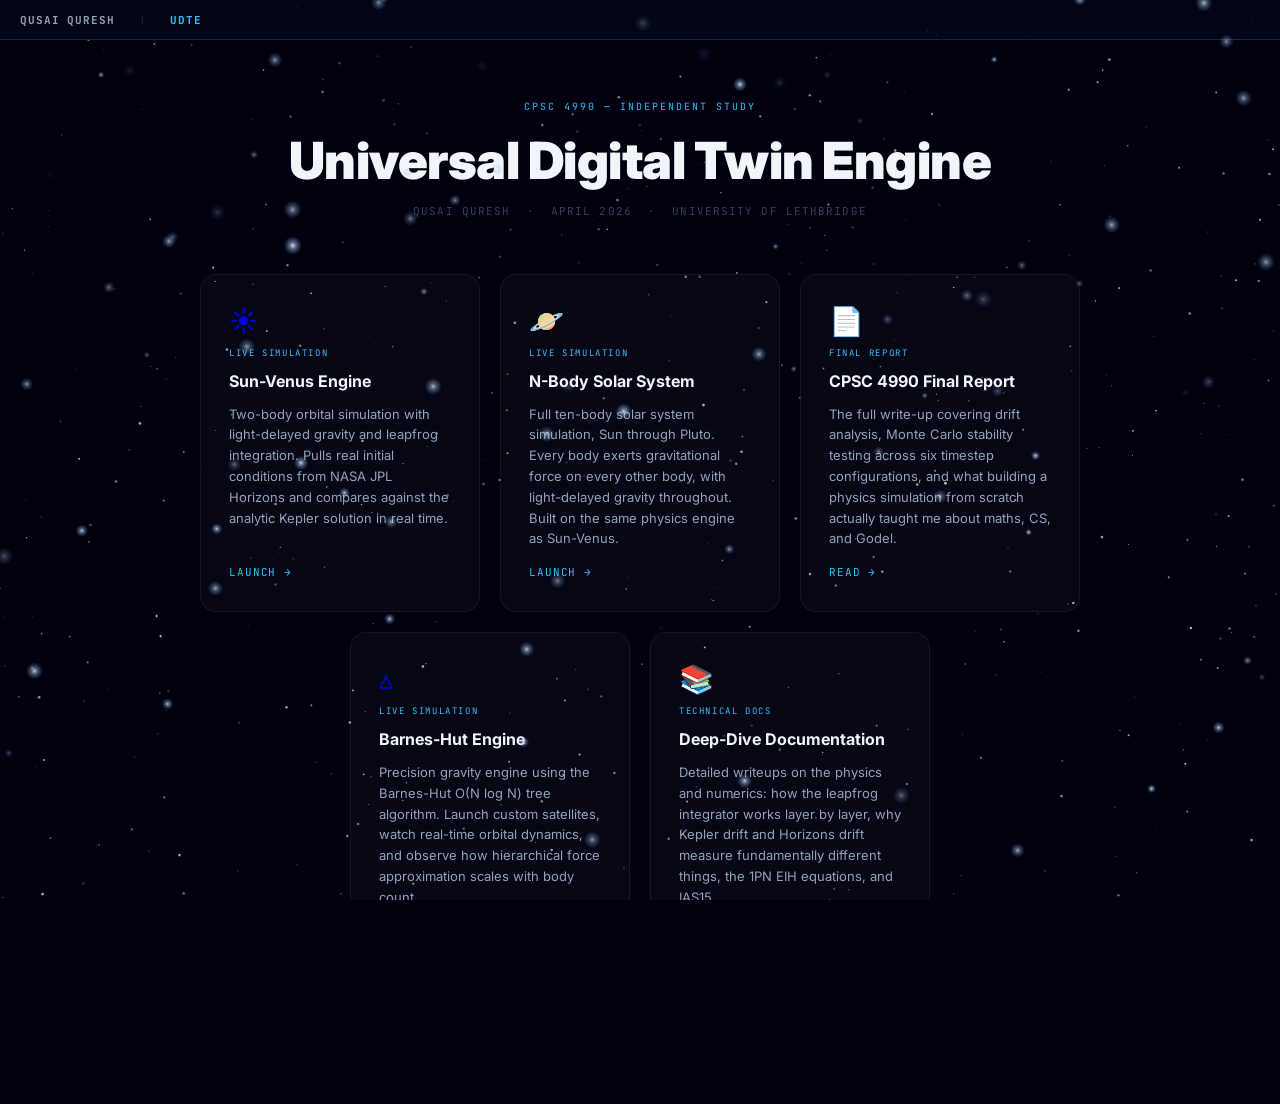
<file: index.html>
<!DOCTYPE html>
<html lang="en">
<head>
  <meta charset="UTF-8">
  <meta name="viewport" content="width=device-width, initial-scale=1.0">
  <title>UDTE — Universal Digital Twin Engine</title>
  <link rel="icon" href="data:image/svg+xml,<svg xmlns='http://www.w3.org/2000/svg' viewBox='0 0 32 32'><circle cx='16' cy='16' r='4' fill='%23fde047'/><ellipse cx='16' cy='16' rx='13' ry='5' fill='none' stroke='%2338bdf8' stroke-width='1.5' transform='rotate(-15 16 16)'/><circle cx='26' cy='12' r='2.5' fill='%2338bdf8'/></svg>">
  <style>
    @import url('https://fonts.googleapis.com/css2?family=Inter:wght@400;500;600;700;900&family=JetBrains+Mono:wght@400;700&display=swap');

    *, ::before, ::after { box-sizing: border-box; margin: 0; padding: 0; }

    :root {
      --bg: #00000f; --fg: #94a3b8; --heading: #f1f5f9;
      --card-bg: rgba(255,255,255,0.025); --card-border: rgba(255,255,255,0.06);
      --card-hover-border: #1e3a5f; --card-hover-bg: rgba(255,255,255,0.04);
      --subtitle: #334155; --footer: #1e293b; --accent: #38bdf8;
    }
    [data-theme="light"] {
      --bg: #f8fafc; --fg: #475569; --heading: #0f172a;
      --card-bg: #ffffff; --card-border: #e2e8f0;
      --card-hover-border: #38bdf8; --card-hover-bg: #f0f9ff;
      --subtitle: #94a3b8; --footer: #cbd5e1; --accent: #0284c7;
    }
    [data-theme="light"] #stars { opacity: 0.04; }

    html, body {
      width: 100%; height: 100%;
      background: var(--bg);
      color: var(--fg);
      font-family: 'Inter', sans-serif;
      overflow-x: hidden;
      transition: background .2s, color .2s;
    }

    /* ── star field ── */
    #stars { position: fixed; inset: 0; pointer-events: none; z-index: 0; transition: opacity .2s; }

    /* ── content ── */
    .page {
      position: relative; z-index: 1;
      min-height: 100vh;
      display: flex; flex-direction: column;
      align-items: center; justify-content: center;
      padding: 60px 24px 80px;
      text-align: center;
    }

    .label {
      font-family: 'JetBrains Mono', monospace;
      font-size: 10px;
      letter-spacing: .2em;
      color: var(--accent);
      text-transform: uppercase;
      margin-bottom: 18px;
    }

    h1 {
      font-size: clamp(2rem, 5vw, 3.2rem);
      font-weight: 900;
      color: var(--heading);
      line-height: 1.15;
      margin-bottom: 14px;
      letter-spacing: -.01em;
    }

    .subtitle {
      font-family: 'JetBrains Mono', monospace;
      font-size: 11px;
      color: var(--subtitle);
      letter-spacing: .1em;
      margin-bottom: 56px;
    }

    /* ── cards ── */
    .cards {
      display: flex;
      gap: 20px;
      flex-wrap: wrap;
      justify-content: center;
      max-width: 960px;
      width: 100%;
    }

    .card {
      background: var(--card-bg);
      border: 1px solid var(--card-border);
      border-radius: 16px;
      padding: 32px 28px;
      width: 280px;
      text-align: left;
      transition: border-color .2s, background .2s;
      text-decoration: none;
      display: flex; flex-direction: column; gap: 12px;
    }
    .card:hover {
      border-color: var(--card-hover-border);
      background: var(--card-hover-bg);
    }

    .card-icon {
      font-size: 28px;
      line-height: 1;
    }

    .card-tag {
      font-family: 'JetBrains Mono', monospace;
      font-size: 9px;
      letter-spacing: .18em;
      color: var(--accent);
      text-transform: uppercase;
    }

    .card h2 {
      font-size: 1rem;
      font-weight: 700;
      color: var(--heading);
      line-height: 1.3;
    }

    .card p {
      font-size: 13px;
      color: var(--fg);
      line-height: 1.6;
      flex-grow: 1;
    }

    .card-link {
      font-family: 'JetBrains Mono', monospace;
      font-size: 11px;
      color: var(--accent);
      letter-spacing: .08em;
      margin-top: 4px;
    }

    /* ── footer ── */
    footer {
      position: relative; z-index: 1;
      text-align: center;
      padding: 0 0 40px;
      font-family: 'JetBrains Mono', monospace;
      font-size: 10px;
      color: var(--footer);
      letter-spacing: .08em;
    }

    @media (max-width: 600px) {
      .page { padding: 40px 16px 60px; }
      .card { width: 100%; }
      .subtitle { letter-spacing: .04em; font-size: 10px; }
    }
  </style>
</head>
<body data-page="udte-landing">

<nav style="position:fixed;top:0;left:0;right:0;z-index:9999;background:rgba(2,6,23,0.9);border-bottom:1px solid #0f2744;padding:0 20px;height:40px;display:flex;align-items:center;gap:24px;font-family:'JetBrains Mono',monospace;font-size:11px;letter-spacing:.08em;">
  <a href="https://quequsai.github.io/" style="color:#94a3b8;text-decoration:none;font-weight:700;">QUSAI QURESH</a>
  <span style="color:#0f2744;">|</span>
  <a href="./" style="color:#38bdf8;text-decoration:none;font-weight:700;">UDTE</a>
</nav>

<canvas id="stars"></canvas>

<div class="page" style="padding-top:100px;">
  <div class="label">CPSC 4990 — Independent Study</div>
  <h1>Universal Digital Twin Engine</h1>
  <div class="subtitle">QUSAI QURESH &nbsp;·&nbsp; APRIL 2026 &nbsp;·&nbsp; UNIVERSITY OF LETHBRIDGE</div>

  <div class="cards">

    <a class="card" href="sun-venus/">
      <div class="card-icon">☀</div>
      <div class="card-tag">Live Simulation</div>
      <h2>Sun-Venus Engine</h2>
      <p>Two-body orbital simulation with light-delayed gravity and leapfrog integration. Pulls real initial conditions from NASA JPL Horizons and compares against the analytic Kepler solution in real time.</p>
      <div class="card-link">LAUNCH &rarr;</div>
    </a>

    <a class="card" href="n-body/">
      <div class="card-icon">🪐</div>
      <div class="card-tag">Live Simulation</div>
      <h2>N-Body Solar System</h2>
      <p>Full ten-body solar system simulation, Sun through Pluto. Every body exerts gravitational force on every other body, with light-delayed gravity throughout. Built on the same physics engine as Sun-Venus.</p>
      <div class="card-link">LAUNCH &rarr;</div>
    </a>

    <a class="card" href="report/">
      <div class="card-icon">&#128196;</div>
      <div class="card-tag">Final Report</div>
      <h2>CPSC 4990 Final Report</h2>
      <p>The full write-up covering drift analysis, Monte Carlo stability testing across six timestep configurations, and what building a physics simulation from scratch actually taught me about maths, CS, and Godel.</p>
      <div class="card-link">READ &rarr;</div>
    </a>

    <a class="card" href="barnes-hut/">
      <div class="card-icon">&#9653;</div>
      <div class="card-tag">Live Simulation</div>
      <h2>Barnes-Hut Engine</h2>
      <p>Precision gravity engine using the Barnes-Hut O(N log N) tree algorithm. Launch custom satellites, watch real-time orbital dynamics, and observe how hierarchical force approximation scales with body count.</p>
      <div class="card-link">LAUNCH &rarr;</div>
    </a>

    <a class="card" href="docs/">
      <div class="card-icon">&#128218;</div>
      <div class="card-tag">Technical Docs</div>
      <h2>Deep-Dive Documentation</h2>
      <p>Detailed writeups on the physics and numerics: how the leapfrog integrator works layer by layer, why Kepler drift and Horizons drift measure fundamentally different things, the 1PN EIH equations, and IAS15.</p>
      <div class="card-link">READ &rarr;</div>
    </a>

  </div>
</div>

<footer>UDTE &nbsp;·&nbsp; UNIVERSAL DIGITAL TWIN ENGINE &nbsp;·&nbsp; QUSAI QURESH 2026</footer>

<script>
  // deterministic star field matching the simulation aesthetic
  const canvas = document.getElementById('stars');
  const ctx = canvas.getContext('2d');

  function resize() {
    canvas.width = window.innerWidth;
    canvas.height = window.innerHeight;
    drawStars();
  }

  function drawStars() {
    ctx.clearRect(0, 0, canvas.width, canvas.height);
    const rng = (seed) => {
      let s = seed;
      return () => { s = (s * 1664525 + 1013904223) & 0xffffffff; return (s >>> 0) / 0xffffffff; };
    };
    const rand = rng(42);
    for (let i = 0; i < 500; i++) {
      const x = rand() * canvas.width;
      const y = rand() * canvas.height;
      const r = rand() * 1.2 + 0.2;
      const a = rand() * 0.6 + 0.1;
      ctx.beginPath();
      ctx.arc(x, y, r, 0, Math.PI * 2);
      ctx.fillStyle = `rgba(255,255,255,${a})`;
      ctx.fill();
    }
  }

  window.addEventListener('resize', resize);
  resize();
</script>
<script>
  document.documentElement.setAttribute('data-theme', 'dark');
</script>
<script src="transitions.js"></script>
</body>
</html>
</file>
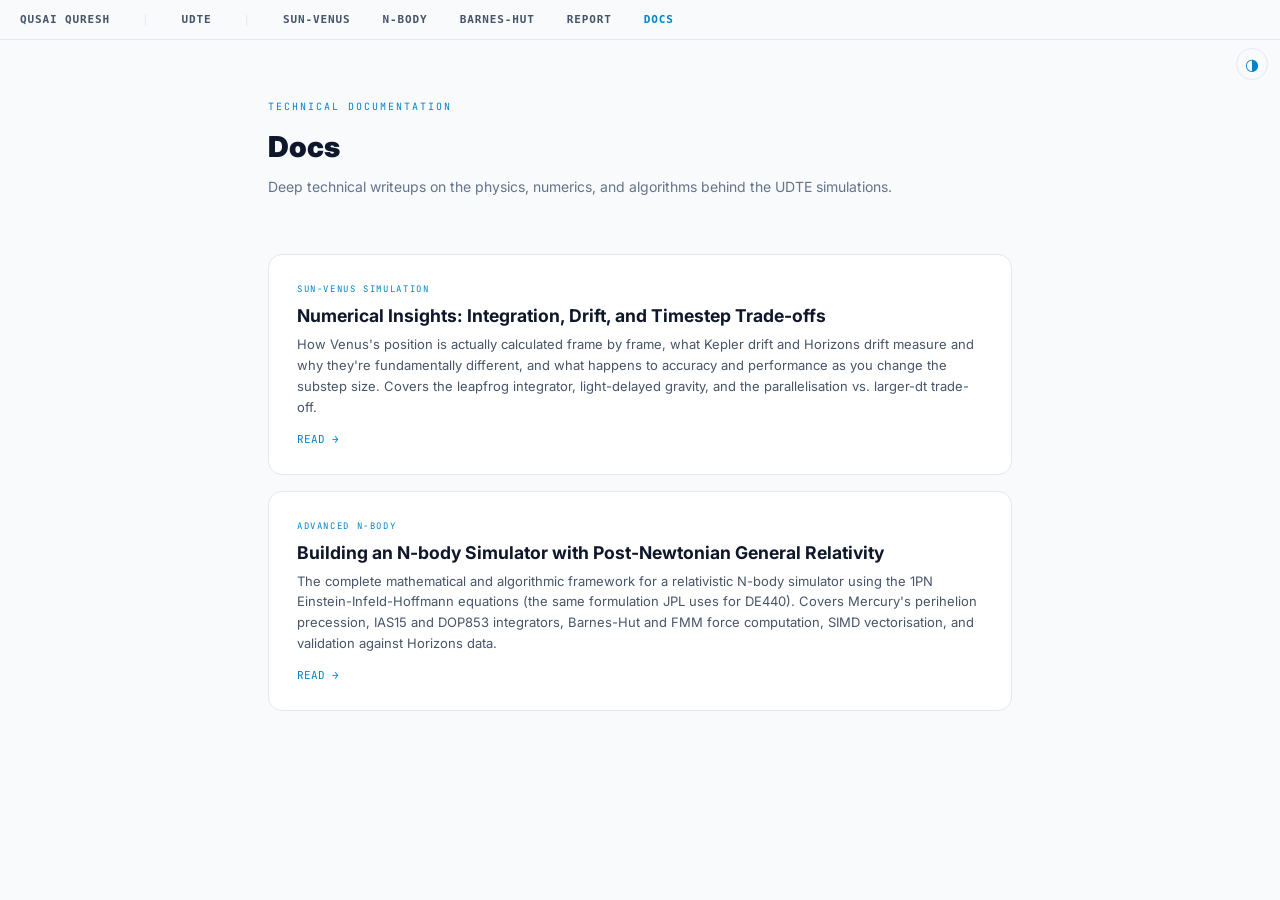
<file: docs/index.html>
<!DOCTYPE html>
<html lang="en">
<head>
  <meta charset="UTF-8">
  <meta name="viewport" content="width=device-width, initial-scale=1.0">
  <title>UDTE — Technical Docs</title>
  <link rel="icon" href="data:image/svg+xml,<svg xmlns='http://www.w3.org/2000/svg' viewBox='0 0 32 32'><path d='M16 7 L16 26' stroke='%2338bdf8' stroke-width='1.5'/><path d='M4 9 Q10 7 16 9 L16 26 Q10 28 4 26 Z' fill='none' stroke='%2338bdf8' stroke-width='1.5'/><path d='M28 9 Q22 7 16 9 L16 26 Q22 28 28 26 Z' fill='none' stroke='%2394a3b8' stroke-width='1.5'/></svg>">
  <style>
    @import url('https://fonts.googleapis.com/css2?family=Inter:wght@400;600;700;900&family=JetBrains+Mono:wght@400;700&display=swap');
    *, ::before, ::after { box-sizing: border-box; margin: 0; padding: 0; }
    :root { --bg:#00000f;--fg:#94a3b8;--heading:#f1f5f9;--sub:#475569;--card-bg:rgba(255,255,255,0.025);--card-border:rgba(255,255,255,0.06);--card-hover-border:#1e3a5f;--card-hover-bg:rgba(255,255,255,0.04);--nav-bg:rgba(2,6,23,0.97);--nav-border:#0f2744;--sep:#0f2744;--accent:#38bdf8; }
    [data-theme="light"] { --bg:#f8fafc;--fg:#475569;--heading:#0f172a;--sub:#64748b;--card-bg:#ffffff;--card-border:#e2e8f0;--card-hover-border:#38bdf8;--card-hover-bg:#f0f9ff;--nav-bg:rgba(248,250,252,0.97);--nav-border:#e2e8f0;--sep:#e2e8f0;--accent:#0284c7; }
    html, body { width: 100%; min-height: 100%; background: var(--bg); color: var(--fg); font-family: 'Inter', sans-serif; transition: background .2s, color .2s; }
    nav { position:fixed;top:0;left:0;right:0;z-index:9999;background:var(--nav-bg);border-bottom:1px solid var(--nav-border);padding:0 20px;height:40px;display:flex;align-items:center;gap:32px;font-family:ui-monospace,monospace;font-size:11px;letter-spacing:.08em;overflow-x:auto; }
    nav > * { flex-shrink: 0; }
    @media (max-width: 640px) { nav { gap: 16px; padding: 0 12px; } .page { padding: 60px 16px 60px; } }
    nav a { text-decoration:none; font-weight:700; color:var(--fg); }
    nav a.active { color:var(--accent); }
    nav .sep { color:var(--sep); }
    .page { max-width: 800px; margin: 0 auto; padding: 100px 28px 80px; }
    .label { font-family: 'JetBrains Mono', monospace; font-size: 10px; letter-spacing: .2em; color: var(--accent); text-transform: uppercase; margin-bottom: 16px; }
    h1 { font-size: 1.8rem; font-weight: 900; color: var(--heading); margin-bottom: 12px; }
    .sub { font-size: 14px; color: var(--sub); margin-bottom: 56px; line-height: 1.6; }
    .cards { display: flex; flex-direction: column; gap: 16px; }
    .card { background: var(--card-bg); border: 1px solid var(--card-border); border-radius: 14px; padding: 28px; text-decoration: none; display: block; transition: border-color .2s, background .2s; }
    .card:hover { border-color: var(--card-hover-border); background: var(--card-hover-bg); }
    .card-tag { font-family: 'JetBrains Mono', monospace; font-size: 9px; letter-spacing: .18em; color: var(--accent); text-transform: uppercase; margin-bottom: 10px; }
    .card h2 { font-size: 1.1rem; font-weight: 700; color: var(--heading); margin-bottom: 8px; }
    .card p { font-size: 13px; color: var(--fg); line-height: 1.6; }
    .card-link { font-family: 'JetBrains Mono', monospace; font-size: 11px; color: var(--accent); margin-top: 14px; }
    #theme-btn { position:fixed;top:48px;right:12px;z-index:9998;width:32px;height:32px;border-radius:50%;border:1px solid rgba(255,255,255,0.1);background:rgba(2,6,23,0.8);color:#38bdf8;font-size:16px;cursor:pointer;display:flex;align-items:center;justify-content:center;backdrop-filter:blur(8px);transition:background .2s,color .2s; }
  </style>
</head>
<body data-page="doc">
<nav>
  <a href="https://quequsai.github.io/">QUSAI QURESH</a>
  <span class="sep">|</span>
  <a href="../">UDTE</a>
  <span class="sep">|</span>
  <a href="../sun-venus/">SUN-VENUS</a>
  <a href="../n-body/">N-BODY</a>
  <a href="../barnes-hut/">BARNES-HUT</a>
  <a href="../report/">REPORT</a>
  <a href="../docs/" class="active">DOCS</a>
</nav>
<div class="page">
  <div class="label">Technical Documentation</div>
  <h1>Docs</h1>
  <p class="sub">Deep technical writeups on the physics, numerics, and algorithms behind the UDTE simulations.</p>
  <div class="cards">
    <a class="card" href="numerical-insights/">
      <div class="card-tag">Sun-Venus Simulation</div>
      <h2>Numerical Insights: Integration, Drift, and Timestep Trade-offs</h2>
      <p>How Venus's position is actually calculated frame by frame, what Kepler drift and Horizons drift measure and why they're fundamentally different, and what happens to accuracy and performance as you change the substep size. Covers the leapfrog integrator, light-delayed gravity, and the parallelisation vs. larger-dt trade-off.</p>
      <div class="card-link">READ &rarr;</div>
    </a>
    <a class="card" href="kinematics/">
      <div class="card-tag">Advanced N-body</div>
      <h2>Building an N-body Simulator with Post-Newtonian General Relativity</h2>
      <p>The complete mathematical and algorithmic framework for a relativistic N-body simulator using the 1PN Einstein-Infeld-Hoffmann equations (the same formulation JPL uses for DE440). Covers Mercury's perihelion precession, IAS15 and DOP853 integrators, Barnes-Hut and FMM force computation, SIMD vectorisation, and validation against Horizons data.</p>
      <div class="card-link">READ &rarr;</div>
    </a>
  </div>
</div>
</body>
<button id="theme-btn" title="Toggle light/dark">◐</button>
<script>
  (function(){
    const root = document.documentElement;
    const btn = document.getElementById('theme-btn');
    const saved = localStorage.getItem('theme-udte');
    const systemLight = window.matchMedia('(prefers-color-scheme: light)').matches;
    const apply = (light) => {
      root.setAttribute('data-theme', light ? 'light' : 'dark');
      btn.textContent = light ? '◑' : '◐';
      btn.style.background = light ? 'rgba(248,250,252,0.9)' : 'rgba(2,6,23,0.8)';
      btn.style.color = light ? '#0284c7' : '#38bdf8';
      btn.style.borderColor = light ? '#e2e8f0' : 'rgba(255,255,255,0.1)';
      localStorage.setItem('theme-udte', light ? 'light' : 'dark');
    };
    apply(saved ? saved === 'light' : systemLight);
    btn.addEventListener('click', () => apply(root.getAttribute('data-theme') !== 'light'));
  })();
</script>
<script src="../transitions.js"></script>
</html>
</file>
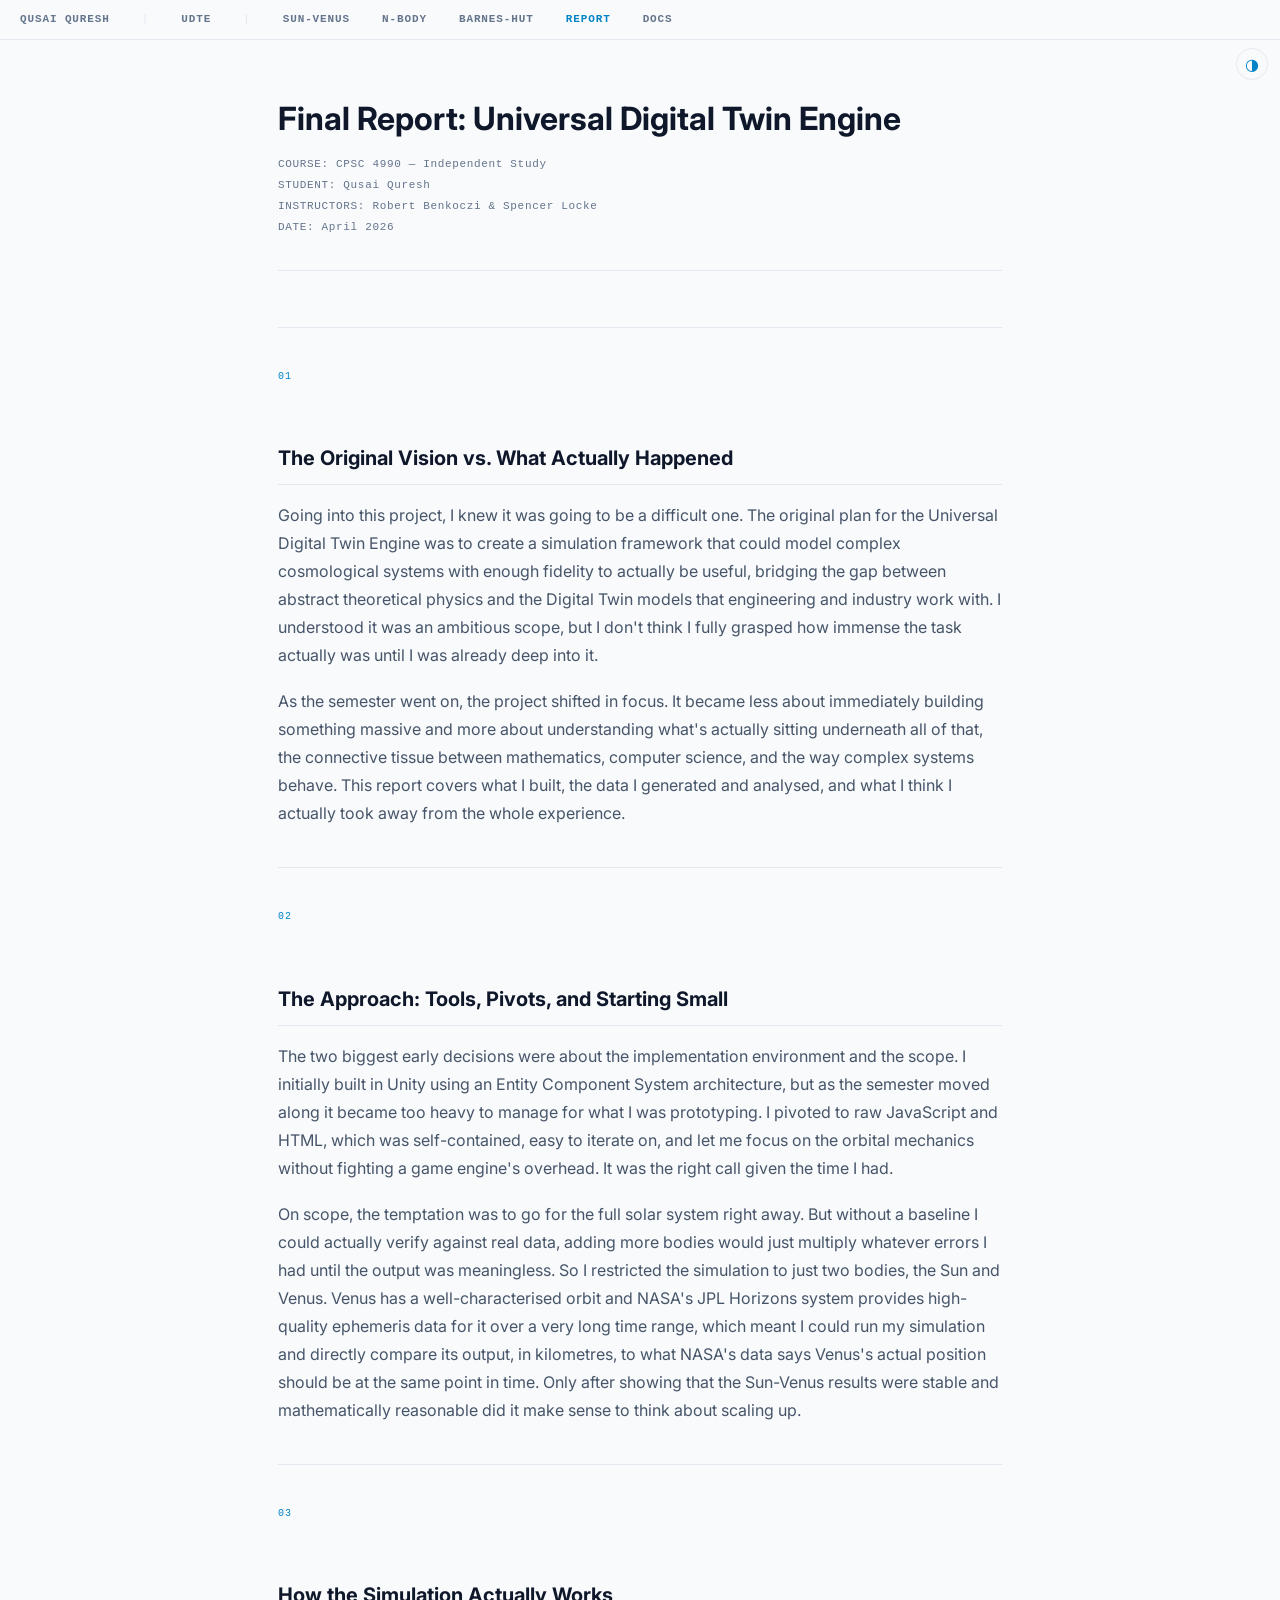
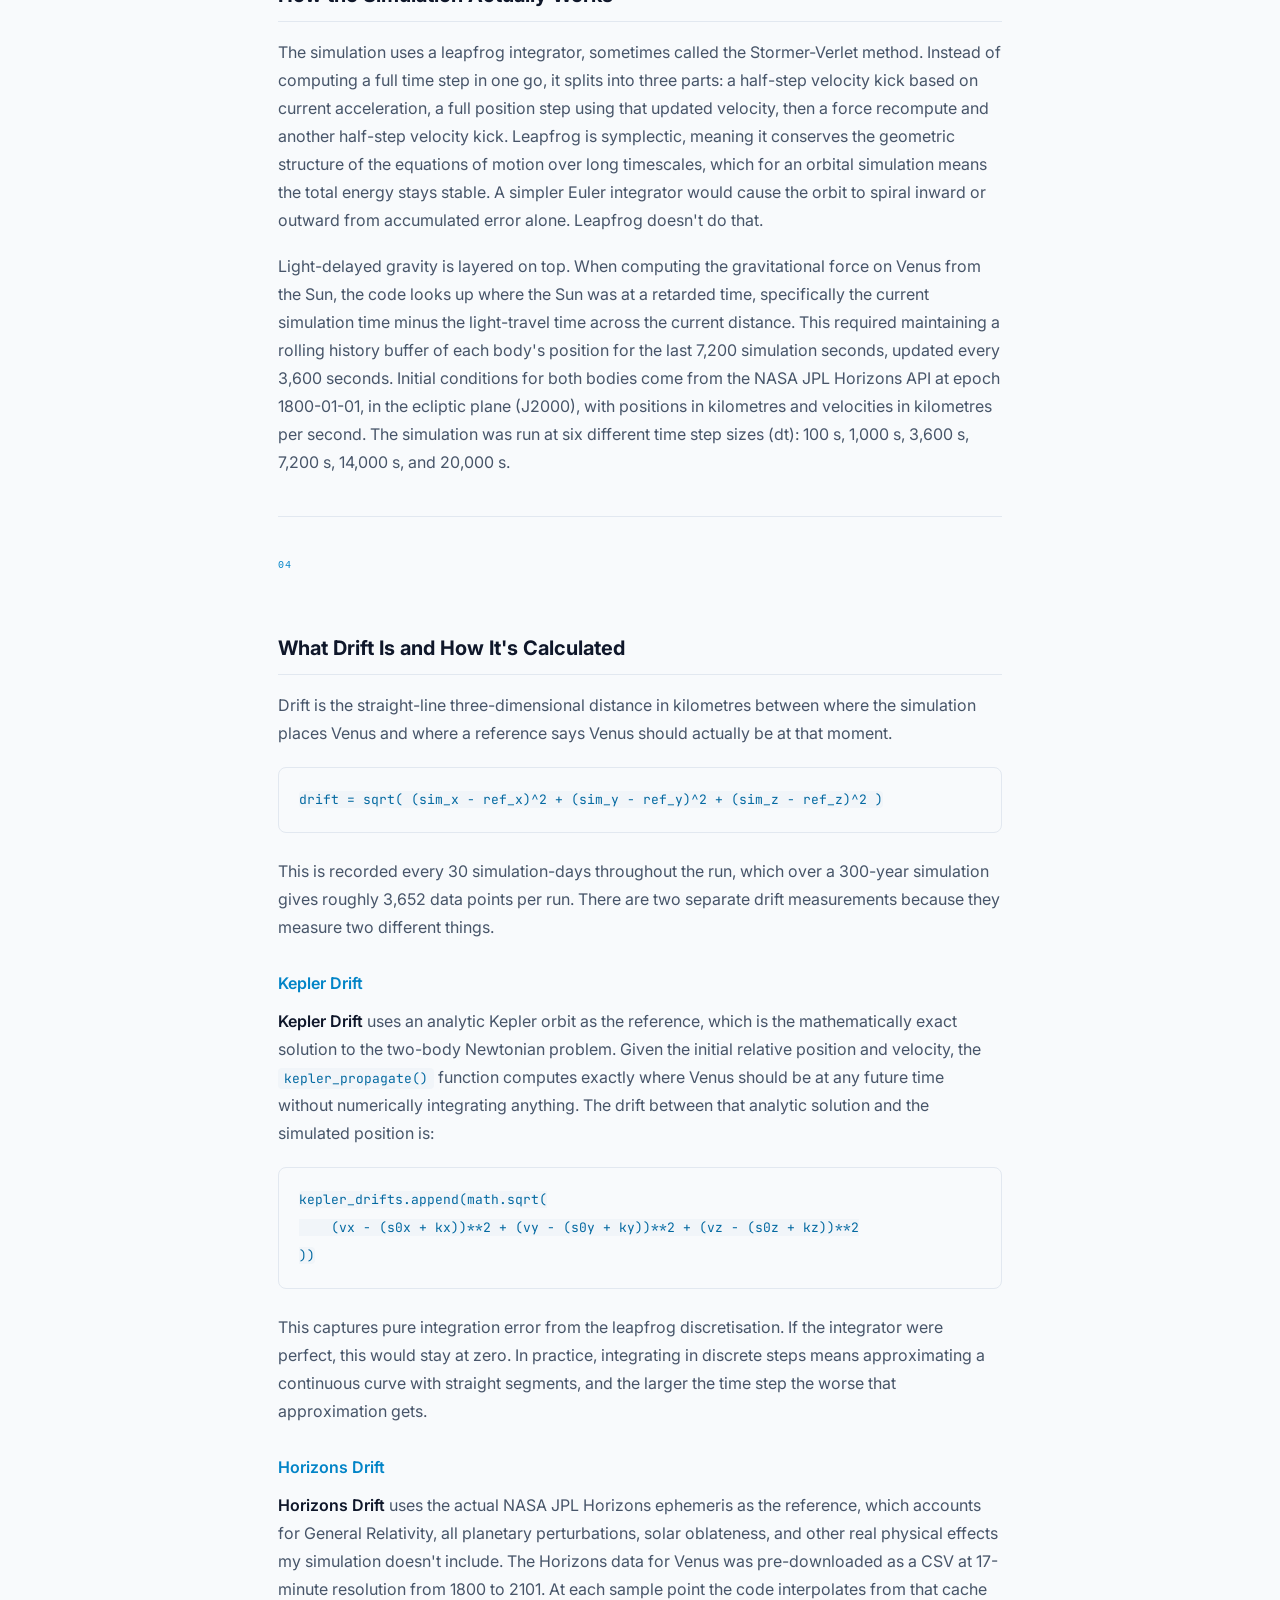
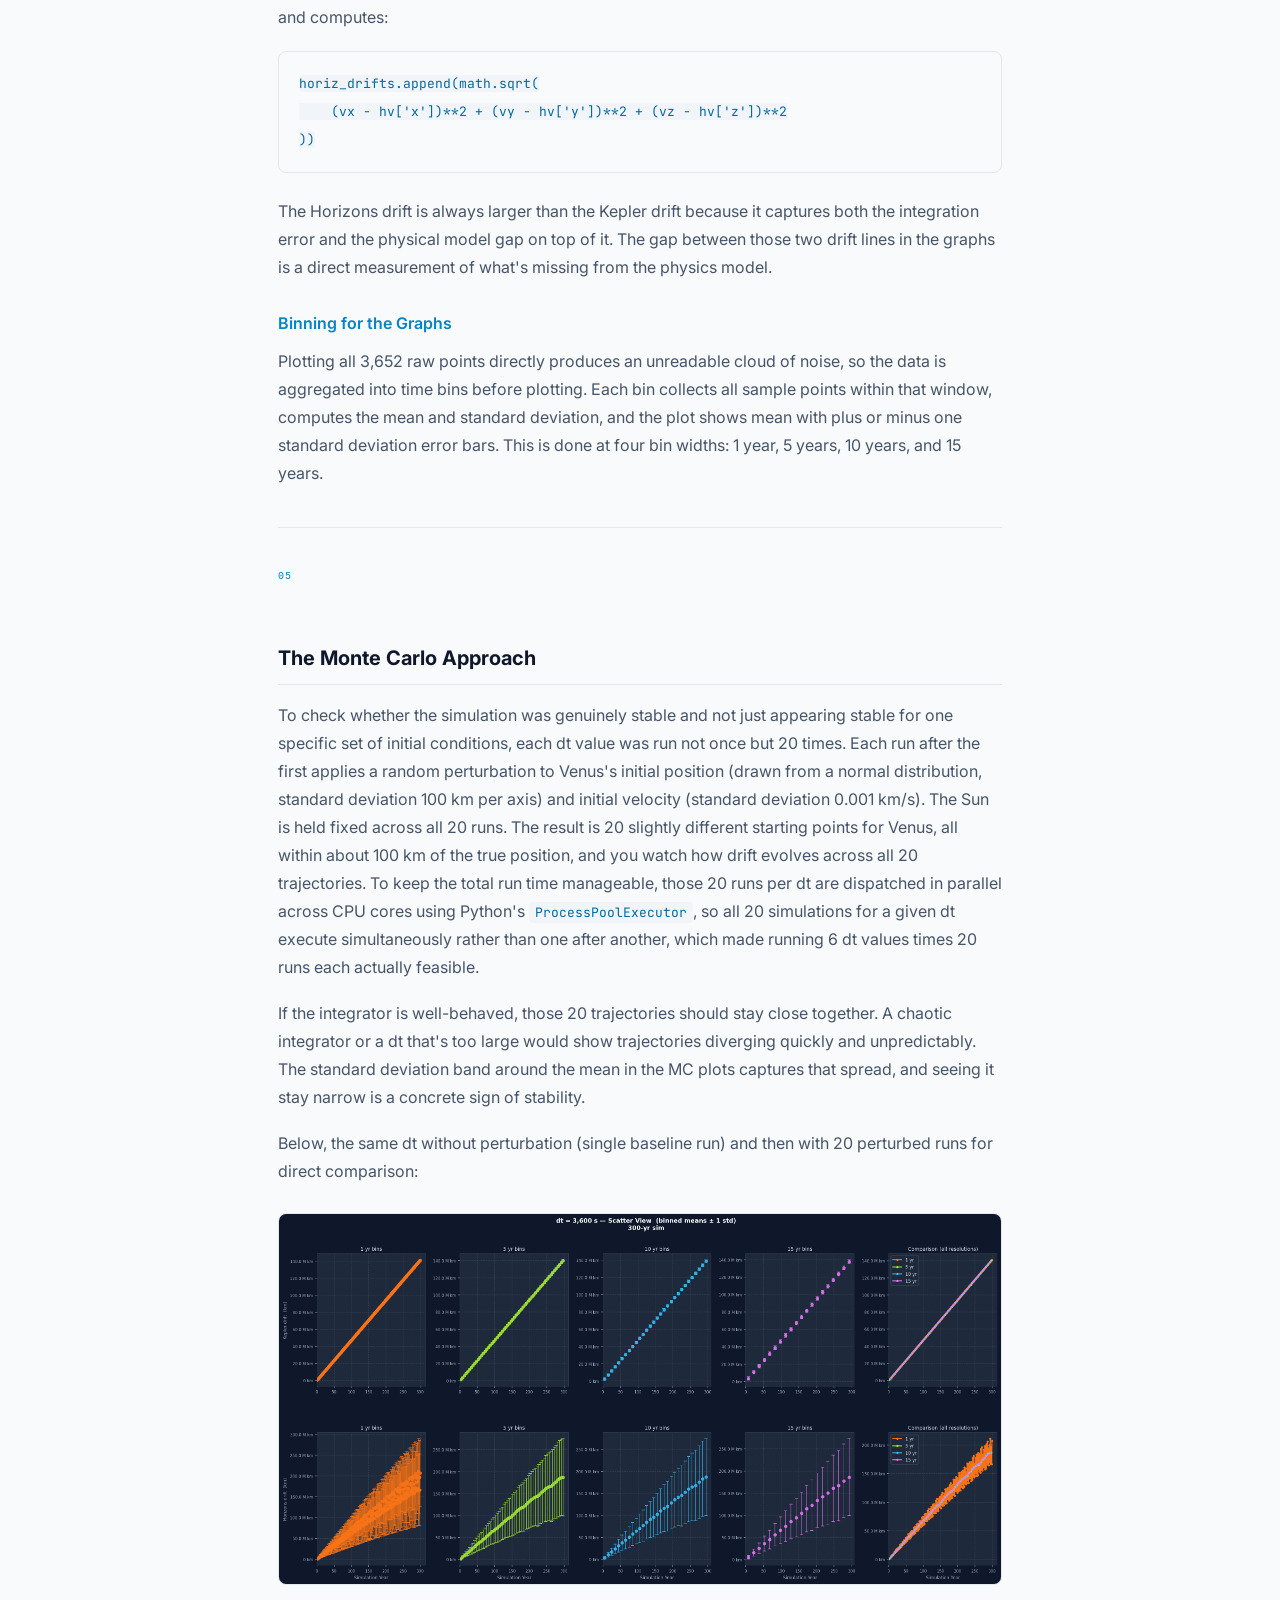
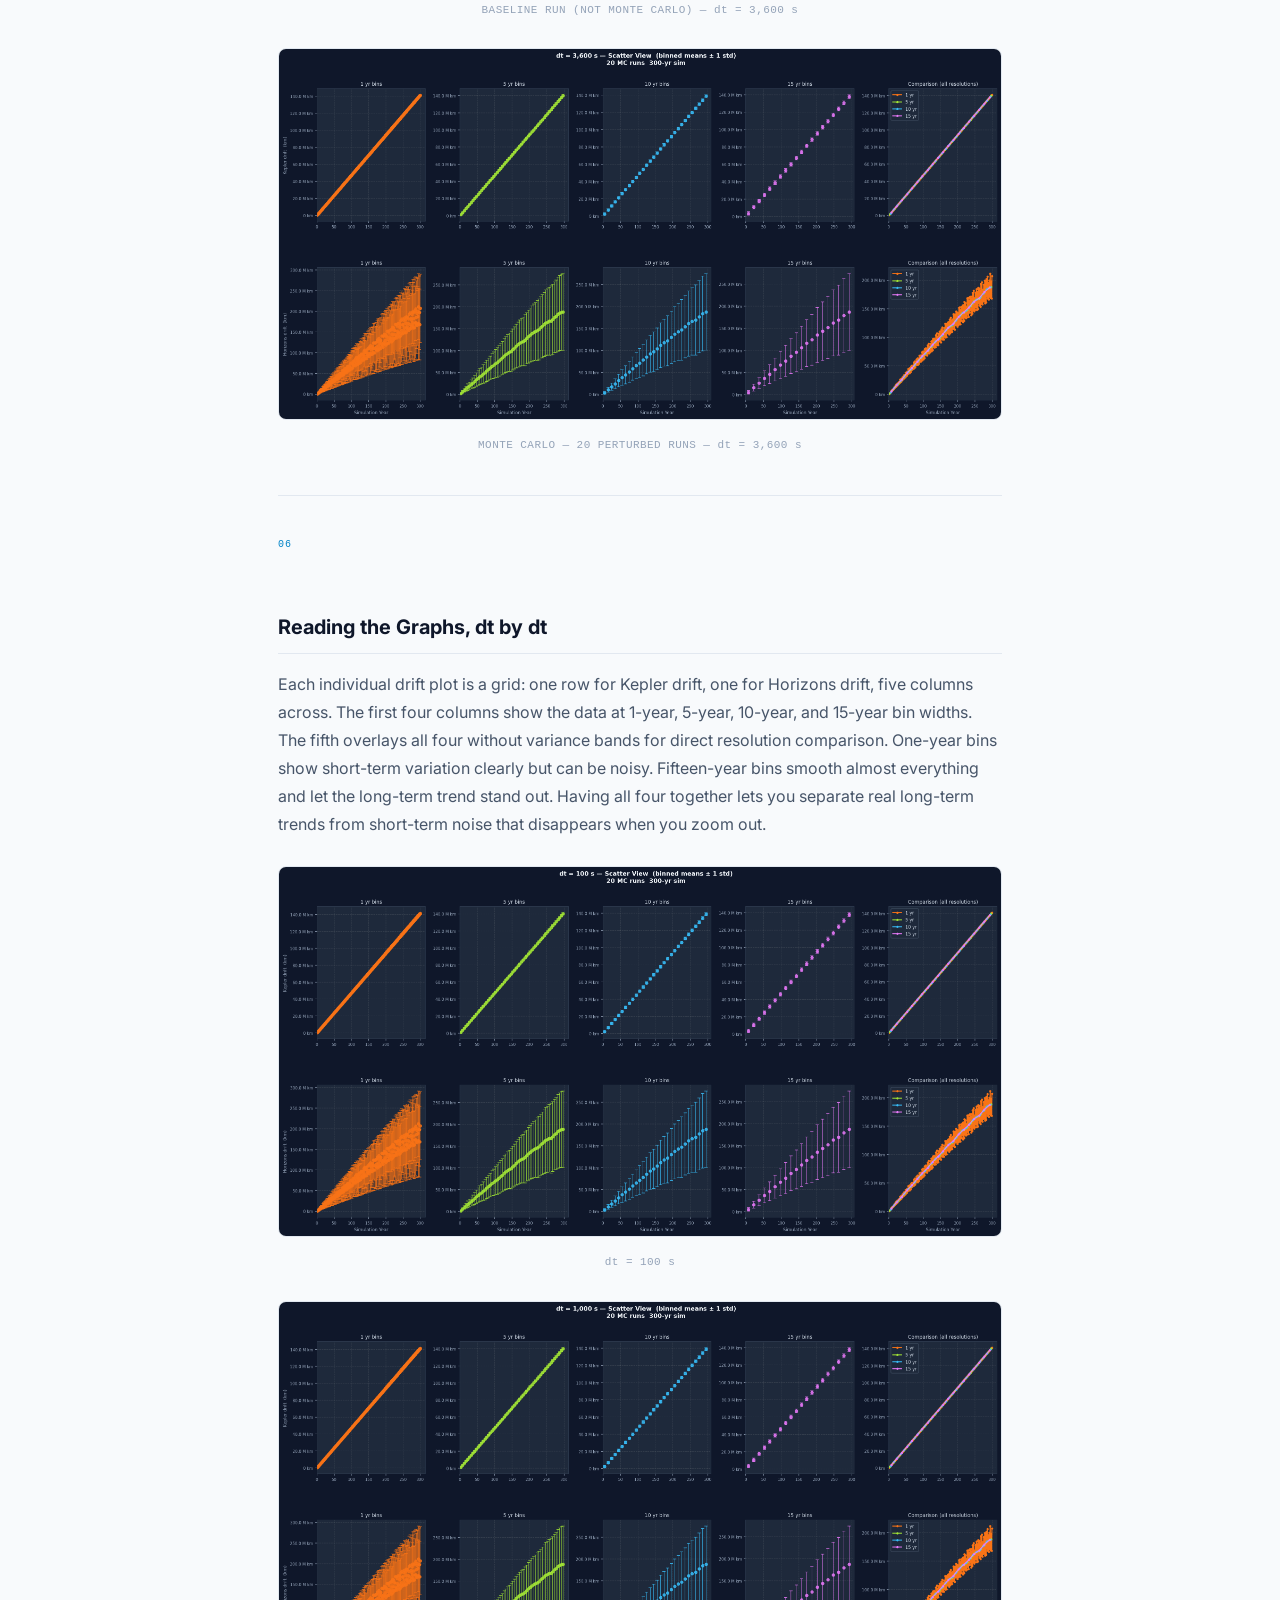
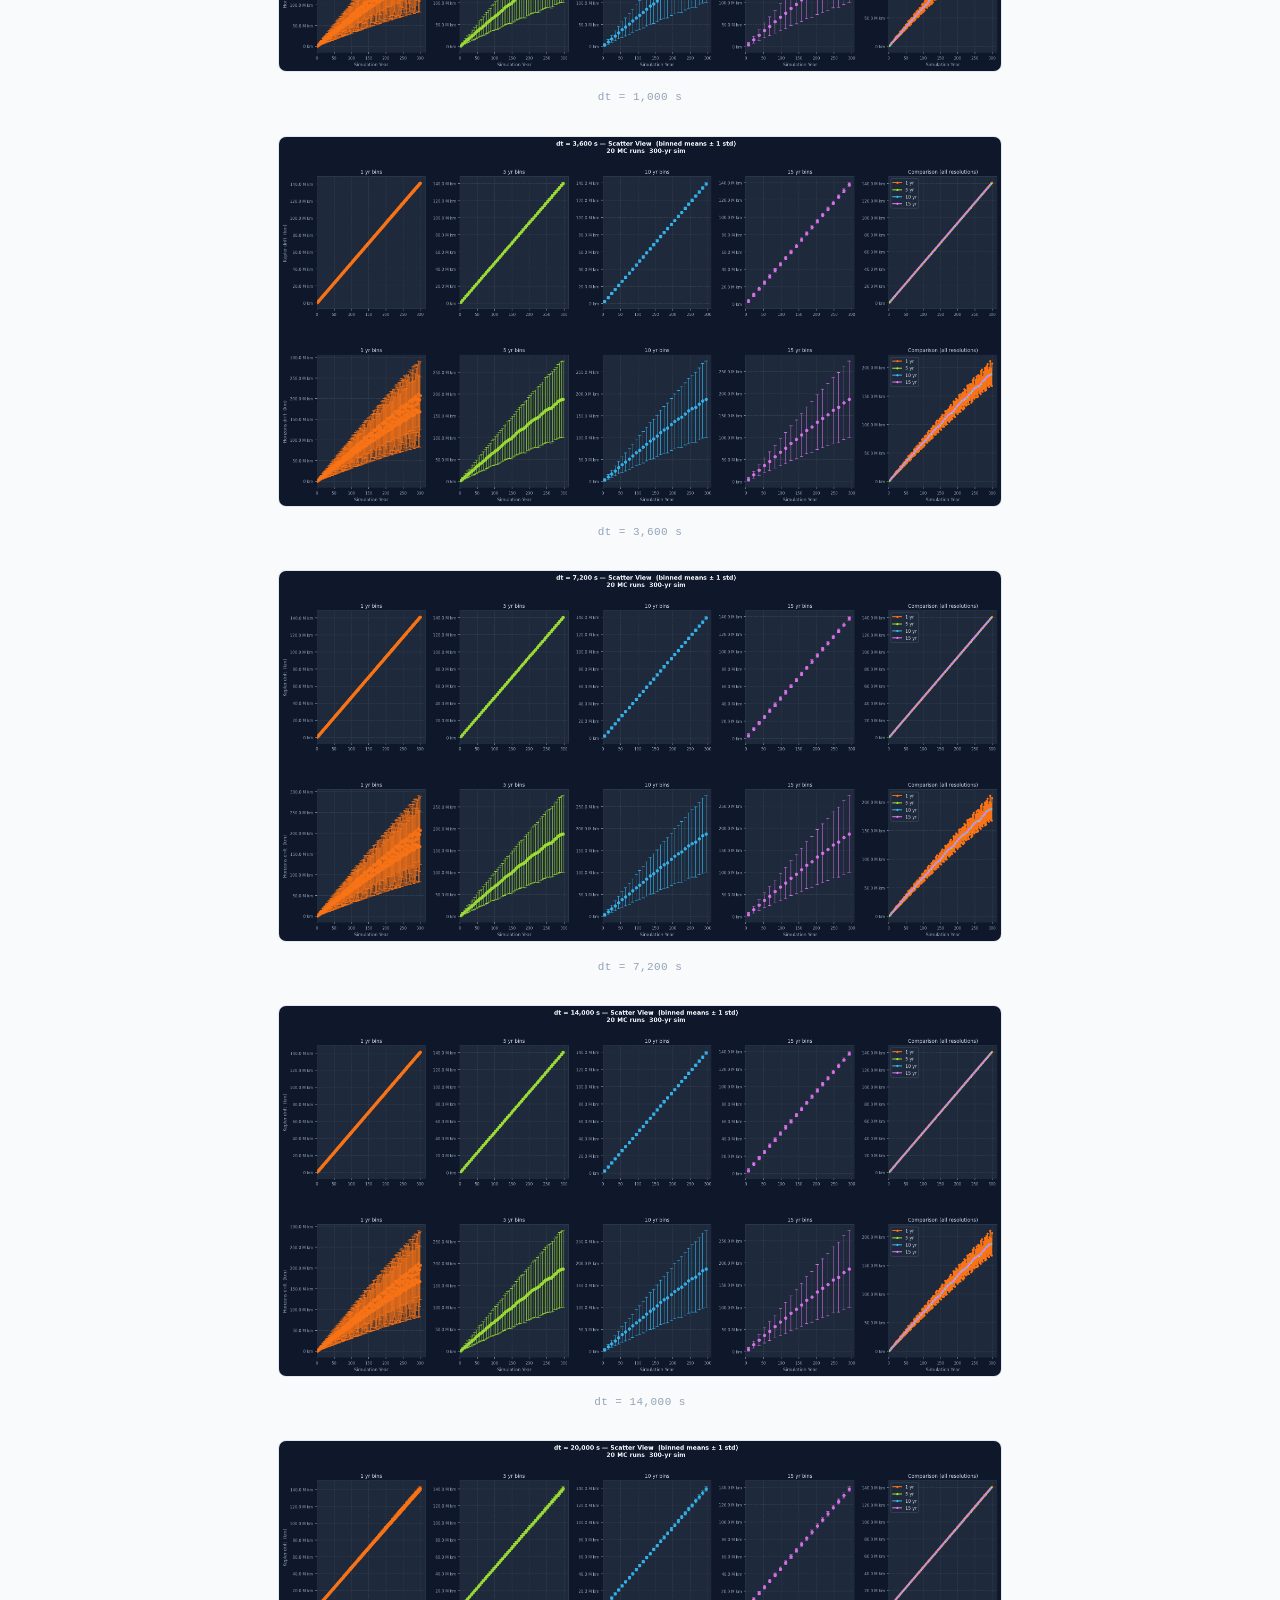
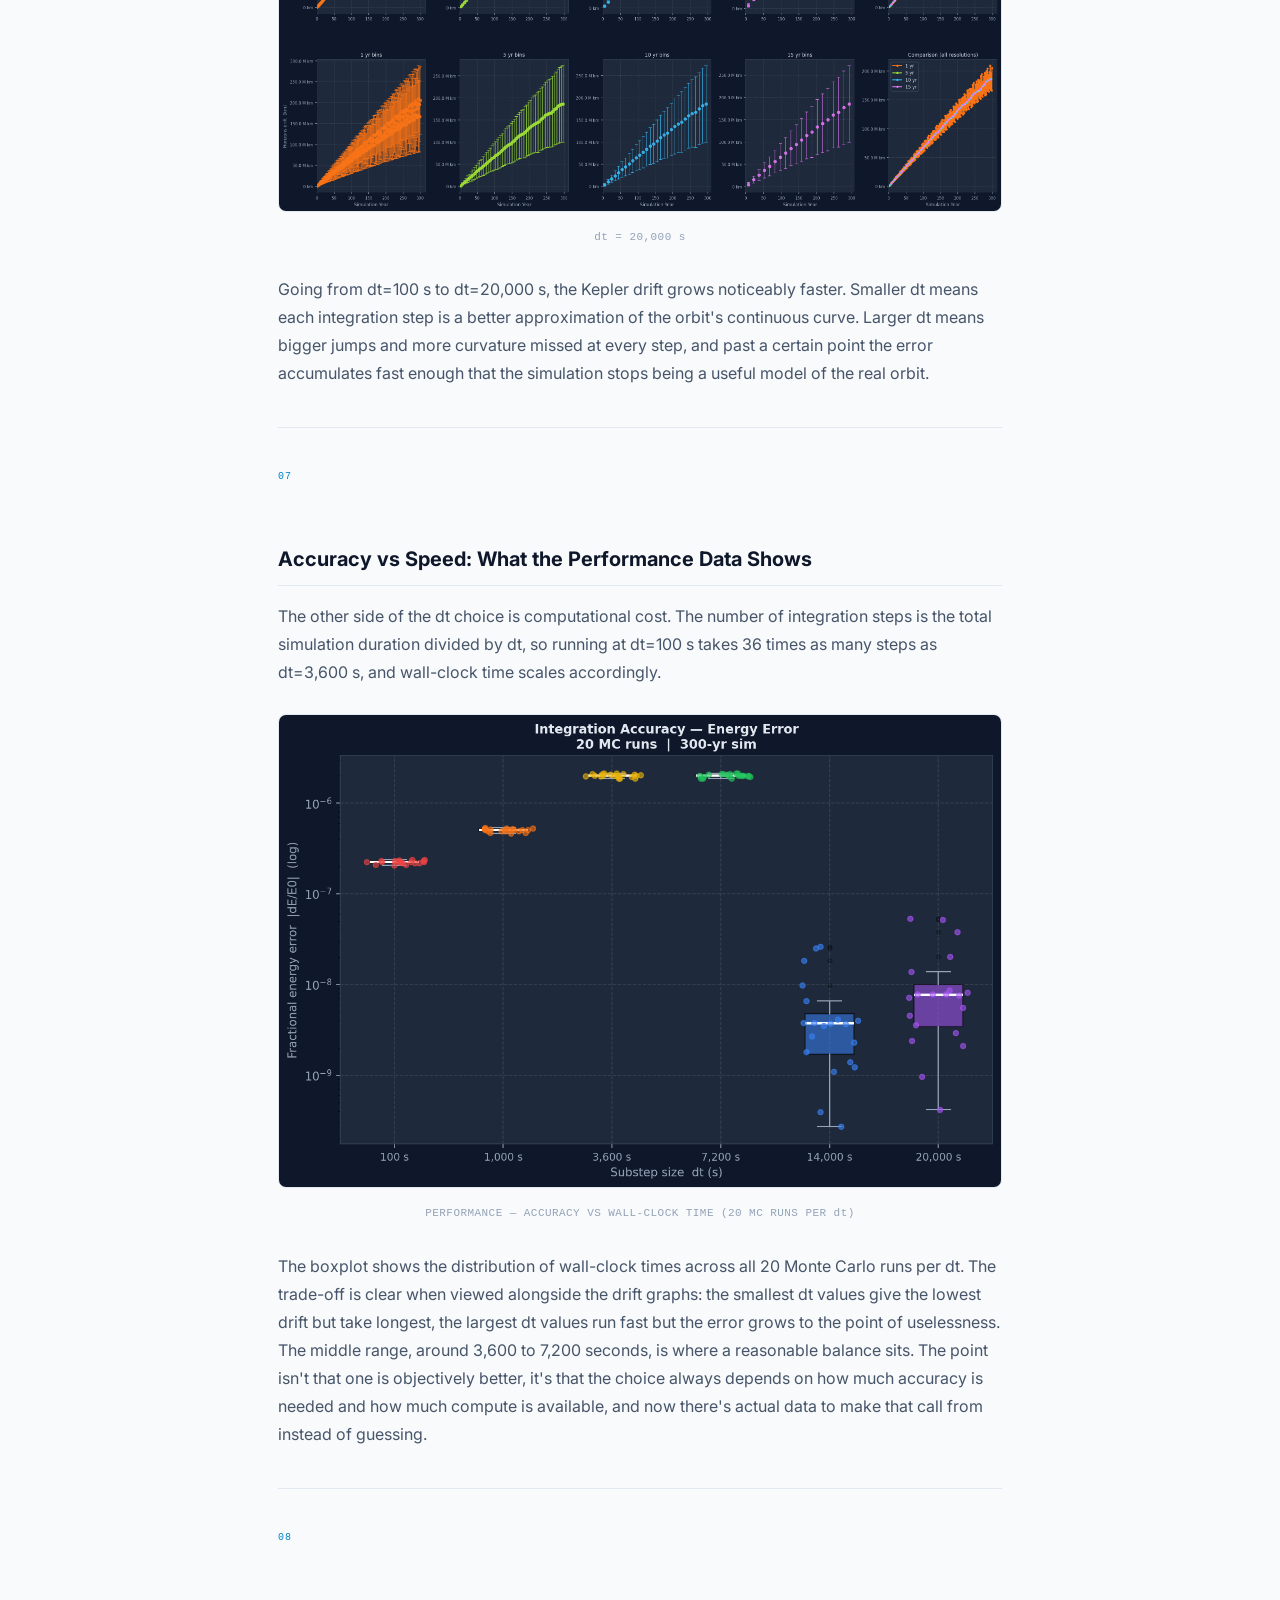
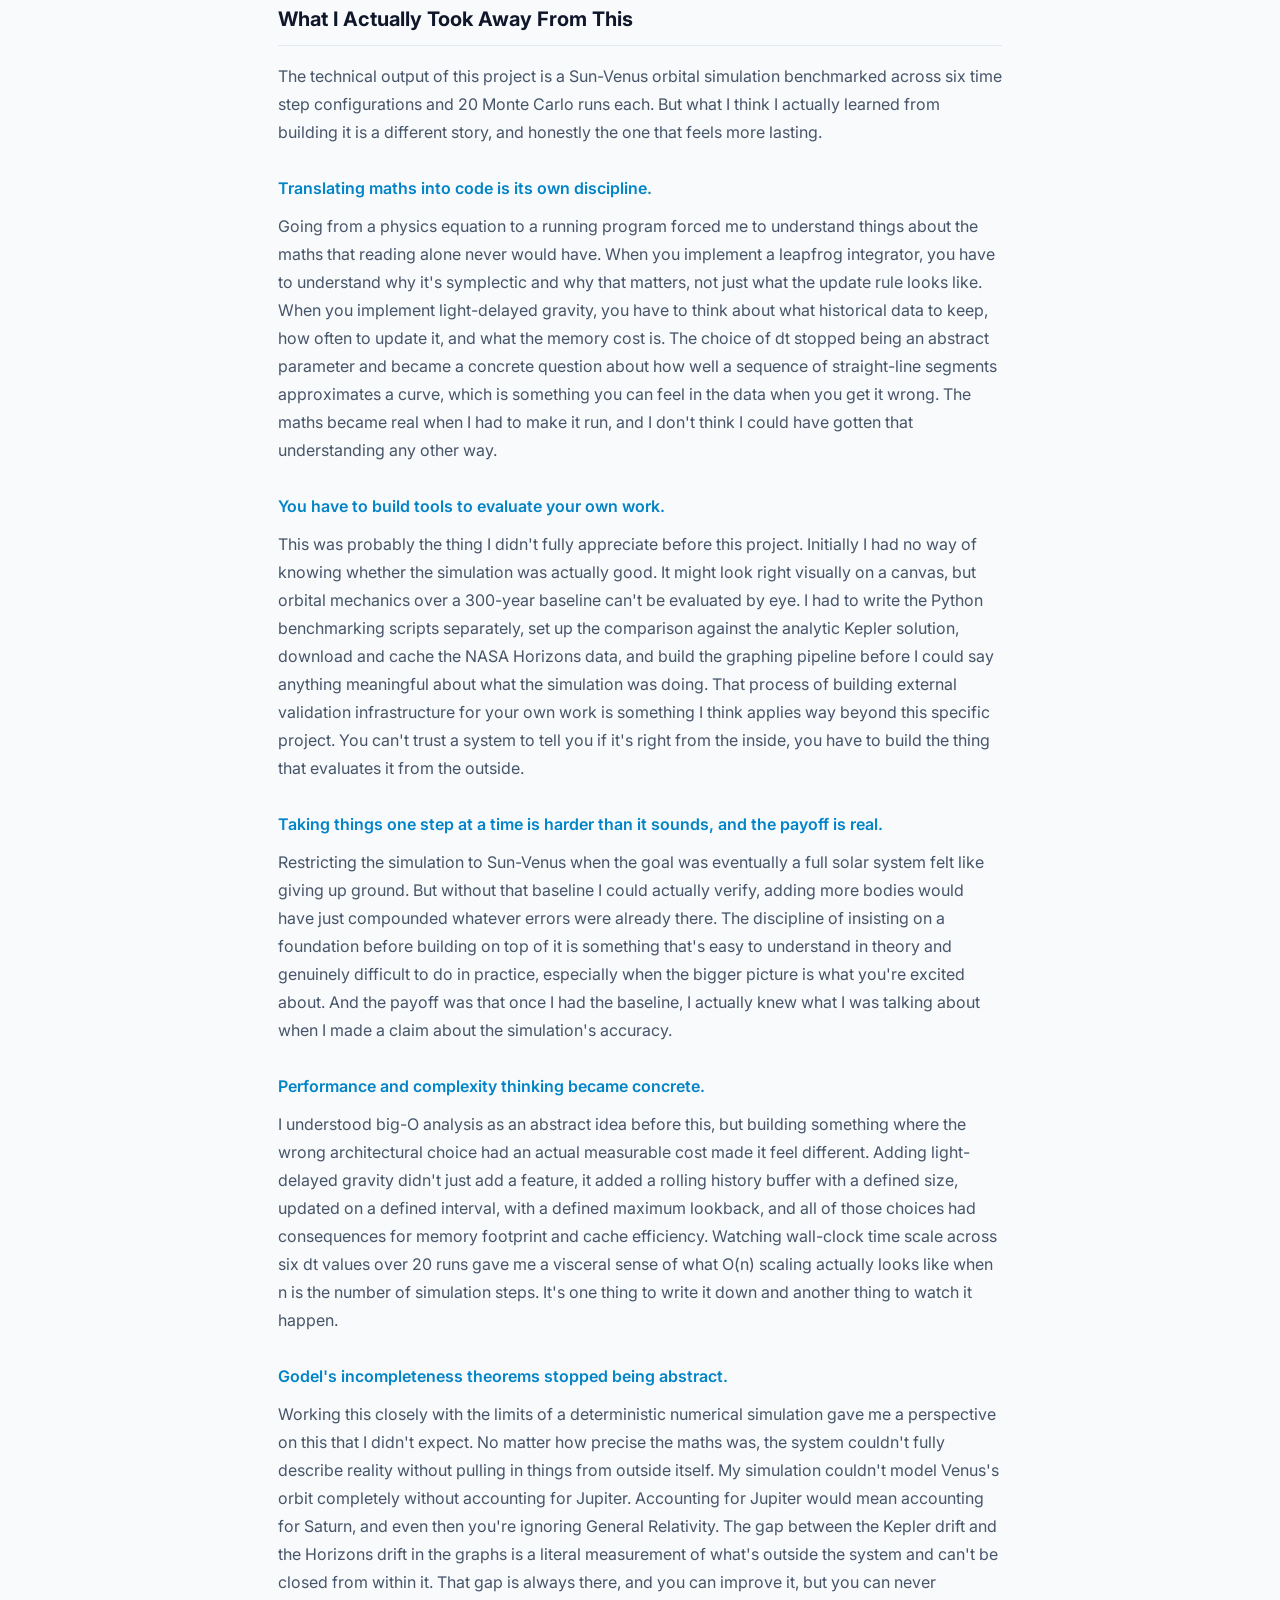
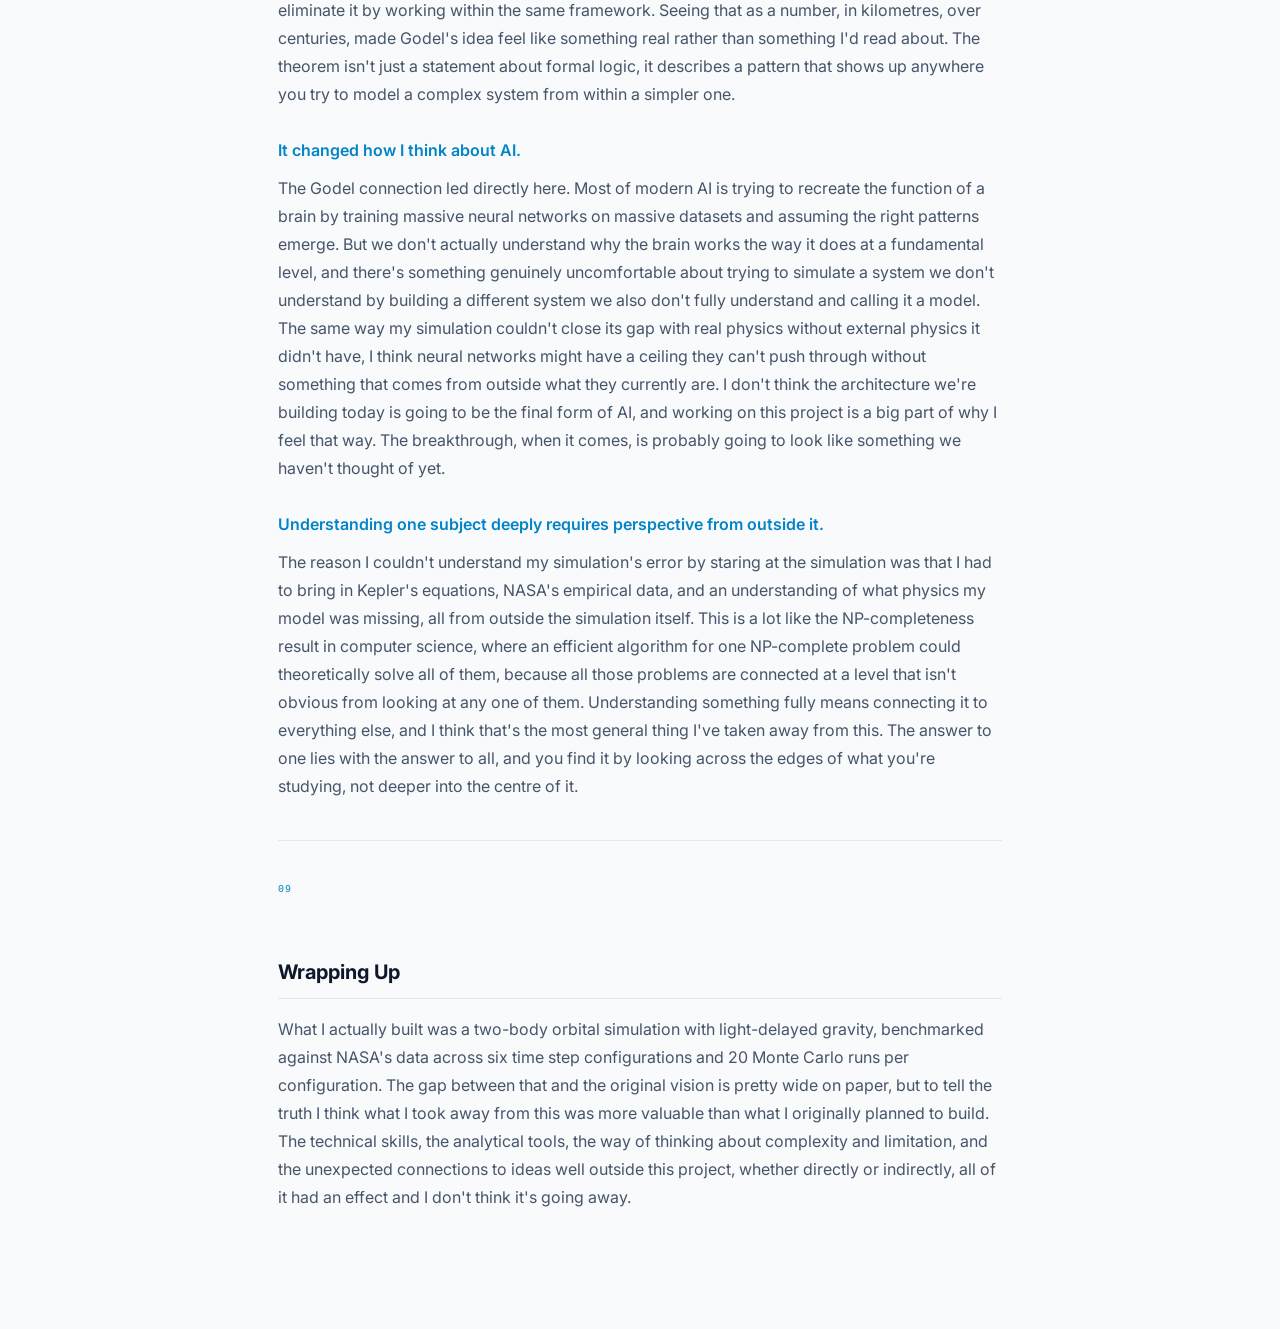
<file: report/index.html>
<!DOCTYPE html>
<html lang="en">
<head>
  <meta charset="UTF-8">
  <meta name="viewport" content="width=device-width, initial-scale=1.0">
  <title>UDTE Final Report | Qusai Quresh</title>
  <link rel="icon" href="data:image/svg+xml,<svg xmlns='http://www.w3.org/2000/svg' viewBox='0 0 32 32'><rect x='6' y='2' width='20' height='28' rx='2' fill='none' stroke='%2338bdf8' stroke-width='1.5'/><line x1='10' y1='10' x2='22' y2='10' stroke='%2394a3b8' stroke-width='1.5'/><line x1='10' y1='15' x2='22' y2='15' stroke='%2394a3b8' stroke-width='1.5'/><line x1='10' y1='20' x2='19' y2='20' stroke='%2394a3b8' stroke-width='1.5'/></svg>">
  <style>
    @import url('https://fonts.googleapis.com/css2?family=Inter:wght@400;500;600;700&family=JetBrains+Mono:wght@400;700&display=swap');

    *, ::before, ::after { box-sizing: border-box; margin: 0; padding: 0; }

    body {
      background: #00000f;
      color: #cbd5e1;
      font-family: 'Inter', sans-serif;
      font-size: 16px;
      line-height: 1.75;
      padding-top: 40px;
    }

    /* ── nav ── */
    nav {
      position: fixed; top: 0; left: 0; right: 0; z-index: 9999;
      background: rgba(2,6,23,0.97);
      border-bottom: 1px solid #0f2744;
      padding: 0 20px; height: 40px;
      display: flex; align-items: center; gap: 32px;
      font-family: ui-monospace, monospace; font-size: 11px; letter-spacing: .08em;
      overflow-x: auto;
    }
    nav > * { flex-shrink: 0; }
    nav a { text-decoration: none; font-weight: 700; }
    nav .home { color: #94a3b8; }
    nav .sep { color: #0f2744; }
    nav .sun-venus { color: #94a3b8; }
    nav .n-body { color: #94a3b8; }
    nav .report { color: #38bdf8; }
    @media (max-width: 640px) { nav { gap: 16px; padding: 0 12px; } article { padding: 60px 16px 80px; } table { display: block; overflow-x: auto; } img { max-width: 100%; height: auto; } pre { font-size: 12px; } }

    /* ── layout ── */
    article {
      max-width: 780px;
      margin: 0 auto;
      padding: 60px 28px 100px;
    }

    /* ── header ── */
    .report-header {
      margin-bottom: 56px;
      padding-bottom: 32px;
      border-bottom: 1px solid #0f2744;
    }
    .report-header h1 {
      font-size: 2rem;
      font-weight: 700;
      color: #f1f5f9;
      line-height: 1.2;
      margin-bottom: 16px;
    }
    .report-meta {
      font-family: ui-monospace, monospace;
      font-size: 11px;
      color: #475569;
      letter-spacing: .06em;
      line-height: 1.9;
    }

    /* ── headings ── */
    h2 {
      font-size: 1.25rem;
      font-weight: 700;
      color: #e2e8f0;
      margin-top: 56px;
      margin-bottom: 16px;
      padding-bottom: 8px;
      border-bottom: 1px solid #0f2744;
    }
    h3 {
      font-size: 1rem;
      font-weight: 600;
      color: #7dd3fc;
      margin-top: 28px;
      margin-bottom: 10px;
    }

    /* ── body text ── */
    p { margin-bottom: 18px; color: #94a3b8; }

    /* ── hr ── */
    hr { border: none; border-top: 1px solid #0f2744; margin: 40px 0; }

    /* ── code ── */
    code {
      font-family: 'JetBrains Mono', monospace;
      font-size: 13px;
      background: #0a1628;
      color: #7dd3fc;
      padding: 2px 6px;
      border-radius: 4px;
    }
    pre {
      background: #060d1a;
      border: 1px solid #0f2744;
      border-radius: 8px;
      padding: 18px 20px;
      overflow-x: auto;
      margin: 20px 0 24px;
    }
    pre code {
      background: none;
      padding: 0;
      color: #7dd3fc;
      font-size: 13px;
      line-height: 1.6;
    }

    /* ── images ── */
    .fig {
      margin: 28px 0;
      text-align: center;
    }
    .fig img {
      max-width: 100%;
      border-radius: 8px;
      border: 1px solid #0f2744;
    }
    .fig figcaption {
      font-family: ui-monospace, monospace;
      font-size: 11px;
      color: #475569;
      margin-top: 8px;
      letter-spacing: .04em;
    }

    /* ── bold in body ── */
    strong { color: #e2e8f0; font-weight: 600; }

    /* ── section number badge ── */
    .sec-num {
      font-family: ui-monospace, monospace;
      font-size: 10px;
      color: #38bdf8;
      letter-spacing: .1em;
      margin-bottom: 4px;
      display: block;
    }
    /* ── theme system ── */
    [data-theme="light"] body { background: #f8fafc; color: #475569; }
    [data-theme="light"] nav { background: rgba(248,250,252,0.97) !important; border-bottom-color: #e2e8f0 !important; }
    [data-theme="light"] nav a { color: #475569; }
    [data-theme="light"] nav .home, [data-theme="light"] nav .sun-venus, [data-theme="light"] nav .n-body { color: #64748b; }
    [data-theme="light"] nav .report { color: #0284c7; }
    [data-theme="light"] nav .sep { color: #e2e8f0; }
    [data-theme="light"] .report-header { border-bottom-color: #e2e8f0; }
    [data-theme="light"] .report-header h1 { color: #0f172a; }
    [data-theme="light"] .report-meta { color: #64748b; }
    [data-theme="light"] h2 { color: #0f172a; border-bottom-color: #e2e8f0; }
    [data-theme="light"] h3 { color: #0284c7; }
    [data-theme="light"] p { color: #475569; }
    [data-theme="light"] strong { color: #0f172a; }
    [data-theme="light"] hr { border-top-color: #e2e8f0; }
    [data-theme="light"] code { background: #f1f5f9; color: #0369a1; }
    [data-theme="light"] pre { background: #f8fafc; border-color: #e2e8f0; }
    [data-theme="light"] pre code { color: #0369a1; }
    [data-theme="light"] .sec-num { color: #0284c7; }
    [data-theme="light"] .fig img { border-color: #e2e8f0; }
    [data-theme="light"] .fig figcaption { color: #94a3b8; }
    #theme-btn { position:fixed;top:48px;right:12px;z-index:9998;width:32px;height:32px;border-radius:50%;border:1px solid rgba(255,255,255,0.1);background:rgba(2,6,23,0.8);color:#38bdf8;font-size:16px;cursor:pointer;display:flex;align-items:center;justify-content:center;backdrop-filter:blur(8px);transition:background .2s,color .2s; }
  </style>
</head>
<body data-page="doc">

<!-- ══════════════════════════ SITE NAV ══════════════════════════ -->
<nav>
  <a href="https://quequsai.github.io/" class="home">QUSAI QURESH</a>
  <span class="sep">|</span>
  <a href="../" class="home">UDTE</a>
  <span class="sep">|</span>
  <a href="../sun-venus/" class="sun-venus">SUN-VENUS</a>
  <a href="../n-body/" class="n-body">N-BODY</a>
  <a href="../barnes-hut/" class="n-body">BARNES-HUT</a>
  <a href="../report/" class="report">REPORT</a>
  <a href="../docs/" class="home">DOCS</a>
</nav>

<article>

  <div class="report-header">
    <h1>Final Report: Universal Digital Twin Engine</h1>
    <div class="report-meta">
      COURSE: CPSC 4990 — Independent Study<br>
      STUDENT: Qusai Quresh<br>
      INSTRUCTORS: Robert Benkoczi &amp; Spencer Locke<br>
      DATE: April 2026
    </div>
  </div>

  <hr>

  <!-- ══ Section 1 ══ -->
  <section>
    <span class="sec-num">01</span>
    <h2>The Original Vision vs. What Actually Happened</h2>
    <p>Going into this project, I knew it was going to be a difficult one. The original plan for the Universal Digital Twin Engine was to create a simulation framework that could model complex cosmological systems with enough fidelity to actually be useful, bridging the gap between abstract theoretical physics and the Digital Twin models that engineering and industry work with. I understood it was an ambitious scope, but I don't think I fully grasped how immense the task actually was until I was already deep into it.</p>
    <p>As the semester went on, the project shifted in focus. It became less about immediately building something massive and more about understanding what's actually sitting underneath all of that, the connective tissue between mathematics, computer science, and the way complex systems behave. This report covers what I built, the data I generated and analysed, and what I think I actually took away from the whole experience.</p>
  </section>

  <hr>

  <!-- ══ Section 2 ══ -->
  <section>
    <span class="sec-num">02</span>
    <h2>The Approach: Tools, Pivots, and Starting Small</h2>
    <p>The two biggest early decisions were about the implementation environment and the scope. I initially built in Unity using an Entity Component System architecture, but as the semester moved along it became too heavy to manage for what I was prototyping. I pivoted to raw JavaScript and HTML, which was self-contained, easy to iterate on, and let me focus on the orbital mechanics without fighting a game engine's overhead. It was the right call given the time I had.</p>
    <p>On scope, the temptation was to go for the full solar system right away. But without a baseline I could actually verify against real data, adding more bodies would just multiply whatever errors I had until the output was meaningless. So I restricted the simulation to just two bodies, the Sun and Venus. Venus has a well-characterised orbit and NASA's JPL Horizons system provides high-quality ephemeris data for it over a very long time range, which meant I could run my simulation and directly compare its output, in kilometres, to what NASA's data says Venus's actual position should be at the same point in time. Only after showing that the Sun-Venus results were stable and mathematically reasonable did it make sense to think about scaling up.</p>
  </section>

  <hr>

  <!-- ══ Section 3 ══ -->
  <section>
    <span class="sec-num">03</span>
    <h2>How the Simulation Actually Works</h2>
    <p>The simulation uses a leapfrog integrator, sometimes called the Stormer-Verlet method. Instead of computing a full time step in one go, it splits into three parts: a half-step velocity kick based on current acceleration, a full position step using that updated velocity, then a force recompute and another half-step velocity kick. Leapfrog is symplectic, meaning it conserves the geometric structure of the equations of motion over long timescales, which for an orbital simulation means the total energy stays stable. A simpler Euler integrator would cause the orbit to spiral inward or outward from accumulated error alone. Leapfrog doesn't do that.</p>
    <p>Light-delayed gravity is layered on top. When computing the gravitational force on Venus from the Sun, the code looks up where the Sun was at a retarded time, specifically the current simulation time minus the light-travel time across the current distance. This required maintaining a rolling history buffer of each body's position for the last 7,200 simulation seconds, updated every 3,600 seconds. Initial conditions for both bodies come from the NASA JPL Horizons API at epoch 1800-01-01, in the ecliptic plane (J2000), with positions in kilometres and velocities in kilometres per second. The simulation was run at six different time step sizes (dt): 100 s, 1,000 s, 3,600 s, 7,200 s, 14,000 s, and 20,000 s.</p>
  </section>

  <hr>

  <!-- ══ Section 4 ══ -->
  <section>
    <span class="sec-num">04</span>
    <h2>What Drift Is and How It's Calculated</h2>
    <p>Drift is the straight-line three-dimensional distance in kilometres between where the simulation places Venus and where a reference says Venus should actually be at that moment.</p>
    <pre><code>drift = sqrt( (sim_x - ref_x)^2 + (sim_y - ref_y)^2 + (sim_z - ref_z)^2 )</code></pre>
    <p>This is recorded every 30 simulation-days throughout the run, which over a 300-year simulation gives roughly 3,652 data points per run. There are two separate drift measurements because they measure two different things.</p>

    <h3>Kepler Drift</h3>
    <p><strong>Kepler Drift</strong> uses an analytic Kepler orbit as the reference, which is the mathematically exact solution to the two-body Newtonian problem. Given the initial relative position and velocity, the <code>kepler_propagate()</code> function computes exactly where Venus should be at any future time without numerically integrating anything. The drift between that analytic solution and the simulated position is:</p>
    <pre><code>kepler_drifts.append(math.sqrt(
    (vx - (s0x + kx))**2 + (vy - (s0y + ky))**2 + (vz - (s0z + kz))**2
))</code></pre>
    <p>This captures pure integration error from the leapfrog discretisation. If the integrator were perfect, this would stay at zero. In practice, integrating in discrete steps means approximating a continuous curve with straight segments, and the larger the time step the worse that approximation gets.</p>

    <h3>Horizons Drift</h3>
    <p><strong>Horizons Drift</strong> uses the actual NASA JPL Horizons ephemeris as the reference, which accounts for General Relativity, all planetary perturbations, solar oblateness, and other real physical effects my simulation doesn't include. The Horizons data for Venus was pre-downloaded as a CSV at 17-minute resolution from 1800 to 2101. At each sample point the code interpolates from that cache and computes:</p>
    <pre><code>horiz_drifts.append(math.sqrt(
    (vx - hv['x'])**2 + (vy - hv['y'])**2 + (vz - hv['z'])**2
))</code></pre>
    <p>The Horizons drift is always larger than the Kepler drift because it captures both the integration error and the physical model gap on top of it. The gap between those two drift lines in the graphs is a direct measurement of what's missing from the physics model.</p>

    <h3>Binning for the Graphs</h3>
    <p>Plotting all 3,652 raw points directly produces an unreadable cloud of noise, so the data is aggregated into time bins before plotting. Each bin collects all sample points within that window, computes the mean and standard deviation, and the plot shows mean with plus or minus one standard deviation error bars. This is done at four bin widths: 1 year, 5 years, 10 years, and 15 years.</p>
  </section>

  <hr>

  <!-- ══ Section 5 ══ -->
  <section>
    <span class="sec-num">05</span>
    <h2>The Monte Carlo Approach</h2>
    <p>To check whether the simulation was genuinely stable and not just appearing stable for one specific set of initial conditions, each dt value was run not once but 20 times. Each run after the first applies a random perturbation to Venus's initial position (drawn from a normal distribution, standard deviation 100 km per axis) and initial velocity (standard deviation 0.001 km/s). The Sun is held fixed across all 20 runs. The result is 20 slightly different starting points for Venus, all within about 100 km of the true position, and you watch how drift evolves across all 20 trajectories. To keep the total run time manageable, those 20 runs per dt are dispatched in parallel across CPU cores using Python's <code>ProcessPoolExecutor</code>, so all 20 simulations for a given dt execute simultaneously rather than one after another, which made running 6 dt values times 20 runs each actually feasible.</p>
    <p>If the integrator is well-behaved, those 20 trajectories should stay close together. A chaotic integrator or a dt that's too large would show trajectories diverging quickly and unpredictably. The standard deviation band around the mean in the MC plots captures that spread, and seeing it stay narrow is a concrete sign of stability.</p>
    <p>Below, the same dt without perturbation (single baseline run) and then with 20 perturbed runs for direct comparison:</p>

    <figure class="fig">
      <img src="../analysis/not-mc/scatter/individual/dt_3600.png" alt="Single baseline drift plot at dt=3600s">
      <figcaption>BASELINE RUN (NOT MONTE CARLO) — dt = 3,600 s</figcaption>
    </figure>

    <figure class="fig">
      <img src="../analysis/mc/scatter/individual/dt_3600.png" alt="Monte Carlo 20-run drift plot at dt=3600s">
      <figcaption>MONTE CARLO — 20 PERTURBED RUNS — dt = 3,600 s</figcaption>
    </figure>
  </section>

  <hr>

  <!-- ══ Section 6 ══ -->
  <section>
    <span class="sec-num">06</span>
    <h2>Reading the Graphs, dt by dt</h2>
    <p>Each individual drift plot is a grid: one row for Kepler drift, one for Horizons drift, five columns across. The first four columns show the data at 1-year, 5-year, 10-year, and 15-year bin widths. The fifth overlays all four without variance bands for direct resolution comparison. One-year bins show short-term variation clearly but can be noisy. Fifteen-year bins smooth almost everything and let the long-term trend stand out. Having all four together lets you separate real long-term trends from short-term noise that disappears when you zoom out.</p>

    <figure class="fig">
      <img src="../analysis/mc/scatter/individual/dt_100.png" alt="dt=100s individual drift plot">
      <figcaption>dt = 100 s</figcaption>
    </figure>

    <figure class="fig">
      <img src="../analysis/mc/scatter/individual/dt_1000.png" alt="dt=1000s individual drift plot">
      <figcaption>dt = 1,000 s</figcaption>
    </figure>

    <figure class="fig">
      <img src="../analysis/mc/scatter/individual/dt_3600.png" alt="dt=3600s individual drift plot">
      <figcaption>dt = 3,600 s</figcaption>
    </figure>

    <figure class="fig">
      <img src="../analysis/mc/scatter/individual/dt_7200.png" alt="dt=7200s individual drift plot">
      <figcaption>dt = 7,200 s</figcaption>
    </figure>

    <figure class="fig">
      <img src="../analysis/mc/scatter/individual/dt_14000.png" alt="dt=14000s individual drift plot">
      <figcaption>dt = 14,000 s</figcaption>
    </figure>

    <figure class="fig">
      <img src="../analysis/mc/scatter/individual/dt_20000.png" alt="dt=20000s individual drift plot">
      <figcaption>dt = 20,000 s</figcaption>
    </figure>

    <p>Going from dt=100 s to dt=20,000 s, the Kepler drift grows noticeably faster. Smaller dt means each integration step is a better approximation of the orbit's continuous curve. Larger dt means bigger jumps and more curvature missed at every step, and past a certain point the error accumulates fast enough that the simulation stops being a useful model of the real orbit.</p>
  </section>

  <hr>

  <!-- ══ Section 7 ══ -->
  <section>
    <span class="sec-num">07</span>
    <h2>Accuracy vs Speed: What the Performance Data Shows</h2>
    <p>The other side of the dt choice is computational cost. The number of integration steps is the total simulation duration divided by dt, so running at dt=100 s takes 36 times as many steps as dt=3,600 s, and wall-clock time scales accordingly.</p>

    <figure class="fig">
      <img src="../analysis/mc/boxplot/accuracy_speed.png" alt="Performance boxplot — accuracy vs wall-time">
      <figcaption>PERFORMANCE — ACCURACY VS WALL-CLOCK TIME (20 MC RUNS PER dt)</figcaption>
    </figure>

    <p>The boxplot shows the distribution of wall-clock times across all 20 Monte Carlo runs per dt. The trade-off is clear when viewed alongside the drift graphs: the smallest dt values give the lowest drift but take longest, the largest dt values run fast but the error grows to the point of uselessness. The middle range, around 3,600 to 7,200 seconds, is where a reasonable balance sits. The point isn't that one is objectively better, it's that the choice always depends on how much accuracy is needed and how much compute is available, and now there's actual data to make that call from instead of guessing.</p>
  </section>

  <hr>

  <!-- ══ Section 8 ══ -->
  <section>
    <span class="sec-num">08</span>
    <h2>What I Actually Took Away From This</h2>
    <p>The technical output of this project is a Sun-Venus orbital simulation benchmarked across six time step configurations and 20 Monte Carlo runs each. But what I think I actually learned from building it is a different story, and honestly the one that feels more lasting.</p>

    <h3>Translating maths into code is its own discipline.</h3>
    <p>Going from a physics equation to a running program forced me to understand things about the maths that reading alone never would have. When you implement a leapfrog integrator, you have to understand why it's symplectic and why that matters, not just what the update rule looks like. When you implement light-delayed gravity, you have to think about what historical data to keep, how often to update it, and what the memory cost is. The choice of dt stopped being an abstract parameter and became a concrete question about how well a sequence of straight-line segments approximates a curve, which is something you can feel in the data when you get it wrong. The maths became real when I had to make it run, and I don't think I could have gotten that understanding any other way.</p>

    <h3>You have to build tools to evaluate your own work.</h3>
    <p>This was probably the thing I didn't fully appreciate before this project. Initially I had no way of knowing whether the simulation was actually good. It might look right visually on a canvas, but orbital mechanics over a 300-year baseline can't be evaluated by eye. I had to write the Python benchmarking scripts separately, set up the comparison against the analytic Kepler solution, download and cache the NASA Horizons data, and build the graphing pipeline before I could say anything meaningful about what the simulation was doing. That process of building external validation infrastructure for your own work is something I think applies way beyond this specific project. You can't trust a system to tell you if it's right from the inside, you have to build the thing that evaluates it from the outside.</p>

    <h3>Taking things one step at a time is harder than it sounds, and the payoff is real.</h3>
    <p>Restricting the simulation to Sun-Venus when the goal was eventually a full solar system felt like giving up ground. But without that baseline I could actually verify, adding more bodies would have just compounded whatever errors were already there. The discipline of insisting on a foundation before building on top of it is something that's easy to understand in theory and genuinely difficult to do in practice, especially when the bigger picture is what you're excited about. And the payoff was that once I had the baseline, I actually knew what I was talking about when I made a claim about the simulation's accuracy.</p>

    <h3>Performance and complexity thinking became concrete.</h3>
    <p>I understood big-O analysis as an abstract idea before this, but building something where the wrong architectural choice had an actual measurable cost made it feel different. Adding light-delayed gravity didn't just add a feature, it added a rolling history buffer with a defined size, updated on a defined interval, with a defined maximum lookback, and all of those choices had consequences for memory footprint and cache efficiency. Watching wall-clock time scale across six dt values over 20 runs gave me a visceral sense of what O(n) scaling actually looks like when n is the number of simulation steps. It's one thing to write it down and another thing to watch it happen.</p>

    <h3>Godel's incompleteness theorems stopped being abstract.</h3>
    <p>Working this closely with the limits of a deterministic numerical simulation gave me a perspective on this that I didn't expect. No matter how precise the maths was, the system couldn't fully describe reality without pulling in things from outside itself. My simulation couldn't model Venus's orbit completely without accounting for Jupiter. Accounting for Jupiter would mean accounting for Saturn, and even then you're ignoring General Relativity. The gap between the Kepler drift and the Horizons drift in the graphs is a literal measurement of what's outside the system and can't be closed from within it. That gap is always there, and you can improve it, but you can never eliminate it by working within the same framework. Seeing that as a number, in kilometres, over centuries, made Godel's idea feel like something real rather than something I'd read about. The theorem isn't just a statement about formal logic, it describes a pattern that shows up anywhere you try to model a complex system from within a simpler one.</p>

    <h3>It changed how I think about AI.</h3>
    <p>The Godel connection led directly here. Most of modern AI is trying to recreate the function of a brain by training massive neural networks on massive datasets and assuming the right patterns emerge. But we don't actually understand why the brain works the way it does at a fundamental level, and there's something genuinely uncomfortable about trying to simulate a system we don't understand by building a different system we also don't fully understand and calling it a model. The same way my simulation couldn't close its gap with real physics without external physics it didn't have, I think neural networks might have a ceiling they can't push through without something that comes from outside what they currently are. I don't think the architecture we're building today is going to be the final form of AI, and working on this project is a big part of why I feel that way. The breakthrough, when it comes, is probably going to look like something we haven't thought of yet.</p>

    <h3>Understanding one subject deeply requires perspective from outside it.</h3>
    <p>The reason I couldn't understand my simulation's error by staring at the simulation was that I had to bring in Kepler's equations, NASA's empirical data, and an understanding of what physics my model was missing, all from outside the simulation itself. This is a lot like the NP-completeness result in computer science, where an efficient algorithm for one NP-complete problem could theoretically solve all of them, because all those problems are connected at a level that isn't obvious from looking at any one of them. Understanding something fully means connecting it to everything else, and I think that's the most general thing I've taken away from this. The answer to one lies with the answer to all, and you find it by looking across the edges of what you're studying, not deeper into the centre of it.</p>
  </section>

  <hr>

  <!-- ══ Section 9 ══ -->
  <section>
    <span class="sec-num">09</span>
    <h2>Wrapping Up</h2>
    <p>What I actually built was a two-body orbital simulation with light-delayed gravity, benchmarked against NASA's data across six time step configurations and 20 Monte Carlo runs per configuration. The gap between that and the original vision is pretty wide on paper, but to tell the truth I think what I took away from this was more valuable than what I originally planned to build. The technical skills, the analytical tools, the way of thinking about complexity and limitation, and the unexpected connections to ideas well outside this project, whether directly or indirectly, all of it had an effect and I don't think it's going away.</p>
  </section>

</article>
<button id="theme-btn" title="Toggle light/dark">◐</button>
<script>
  (function(){
    const root = document.documentElement;
    const btn = document.getElementById('theme-btn');
    const saved = localStorage.getItem('theme-udte');
    const systemLight = window.matchMedia('(prefers-color-scheme: light)').matches;
    const apply = (light) => {
      root.setAttribute('data-theme', light ? 'light' : 'dark');
      btn.textContent = light ? '◑' : '◐';
      btn.style.background = light ? 'rgba(248,250,252,0.9)' : 'rgba(2,6,23,0.8)';
      btn.style.color = light ? '#0284c7' : '#38bdf8';
      btn.style.borderColor = light ? '#e2e8f0' : 'rgba(255,255,255,0.1)';
      localStorage.setItem('theme-udte', light ? 'light' : 'dark');
    };
    apply(saved ? saved === 'light' : systemLight);
    btn.addEventListener('click', () => apply(root.getAttribute('data-theme') !== 'light'));
  })();
</script>
<script src="../transitions.js"></script>
</body>
</html>
</file>
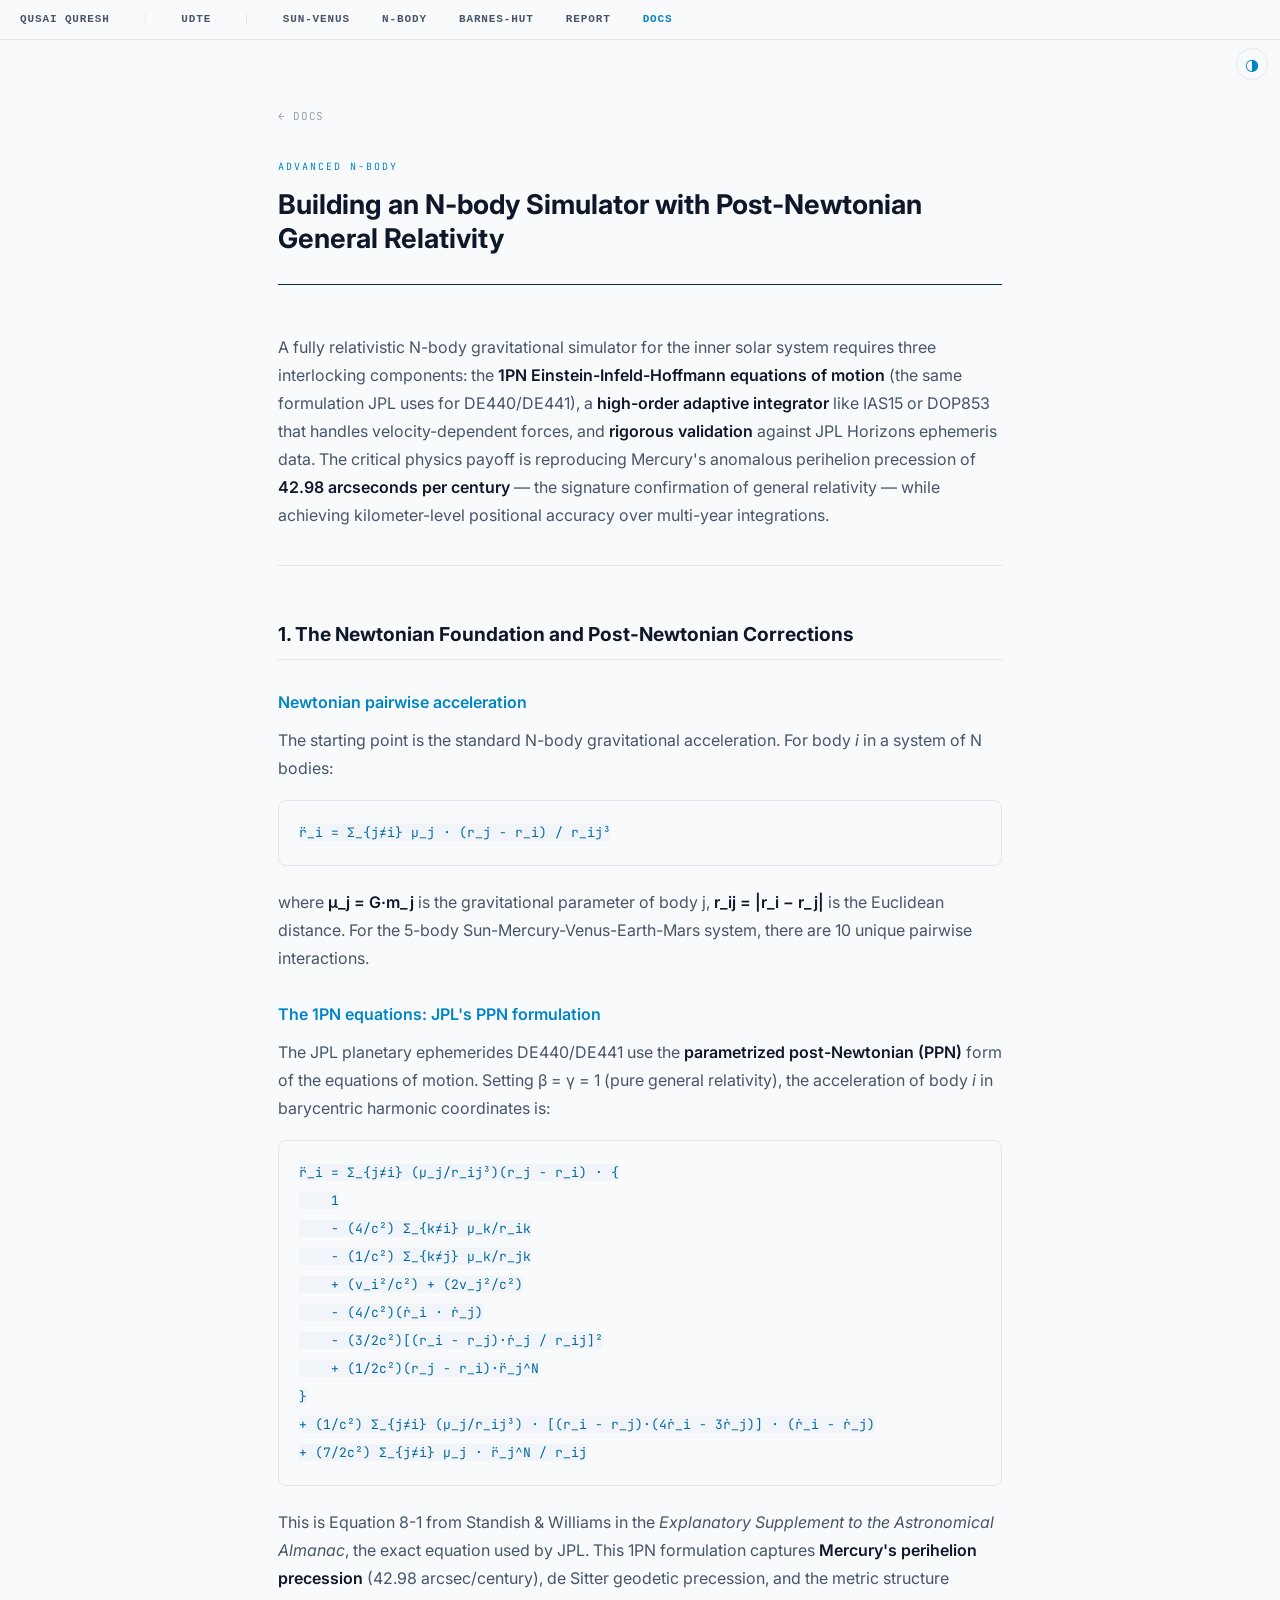
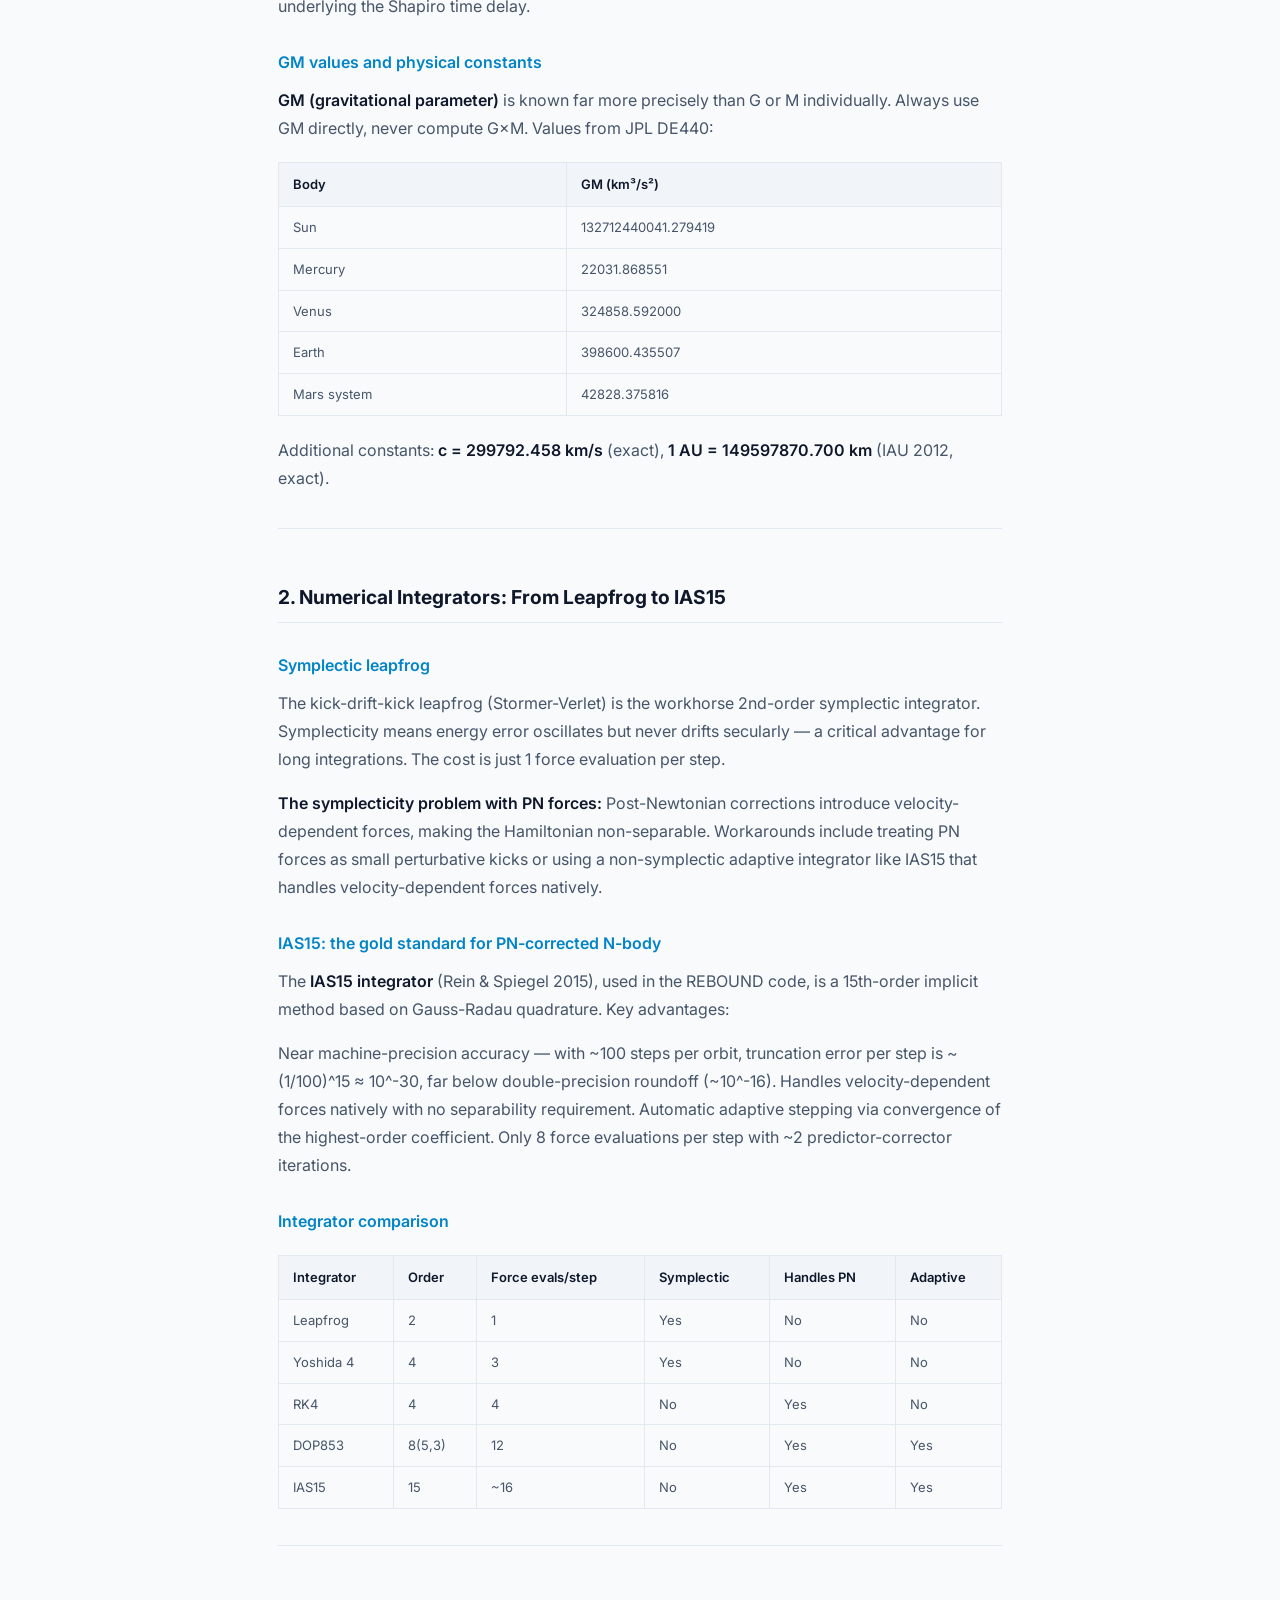
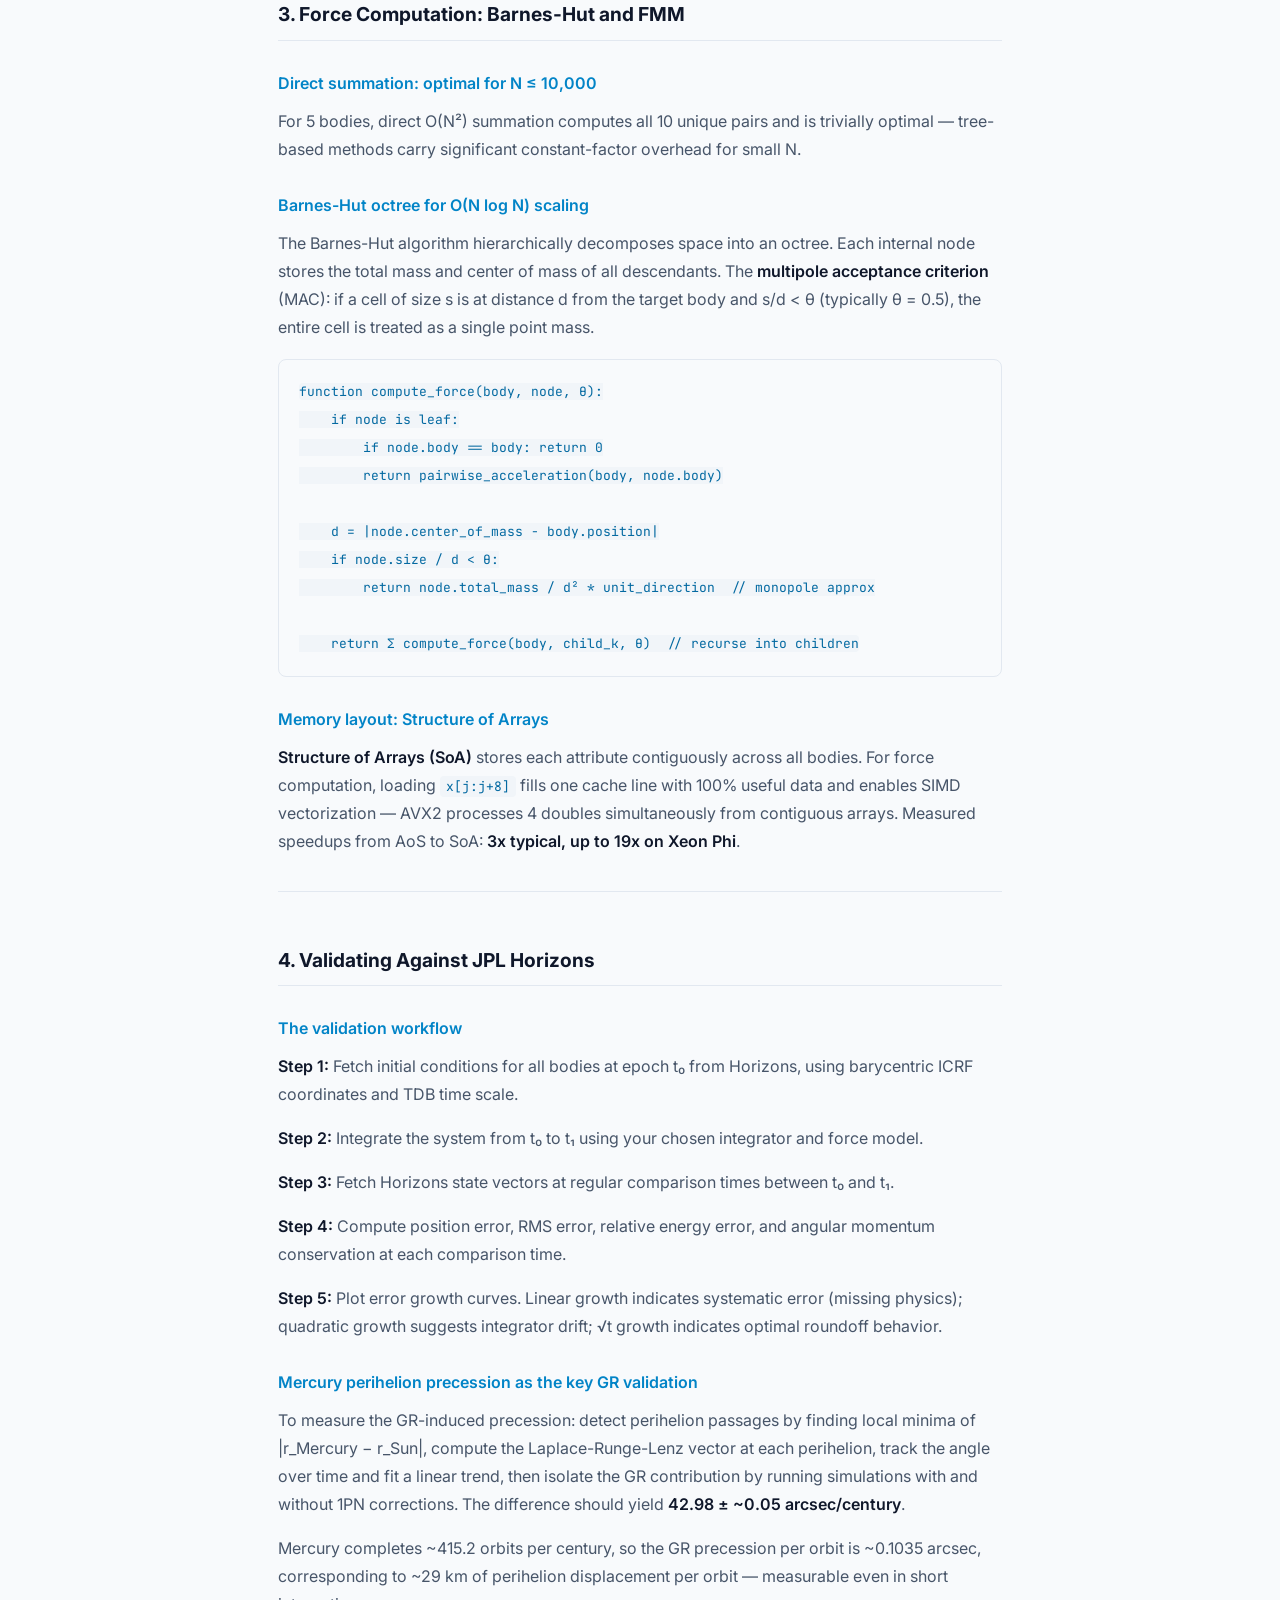
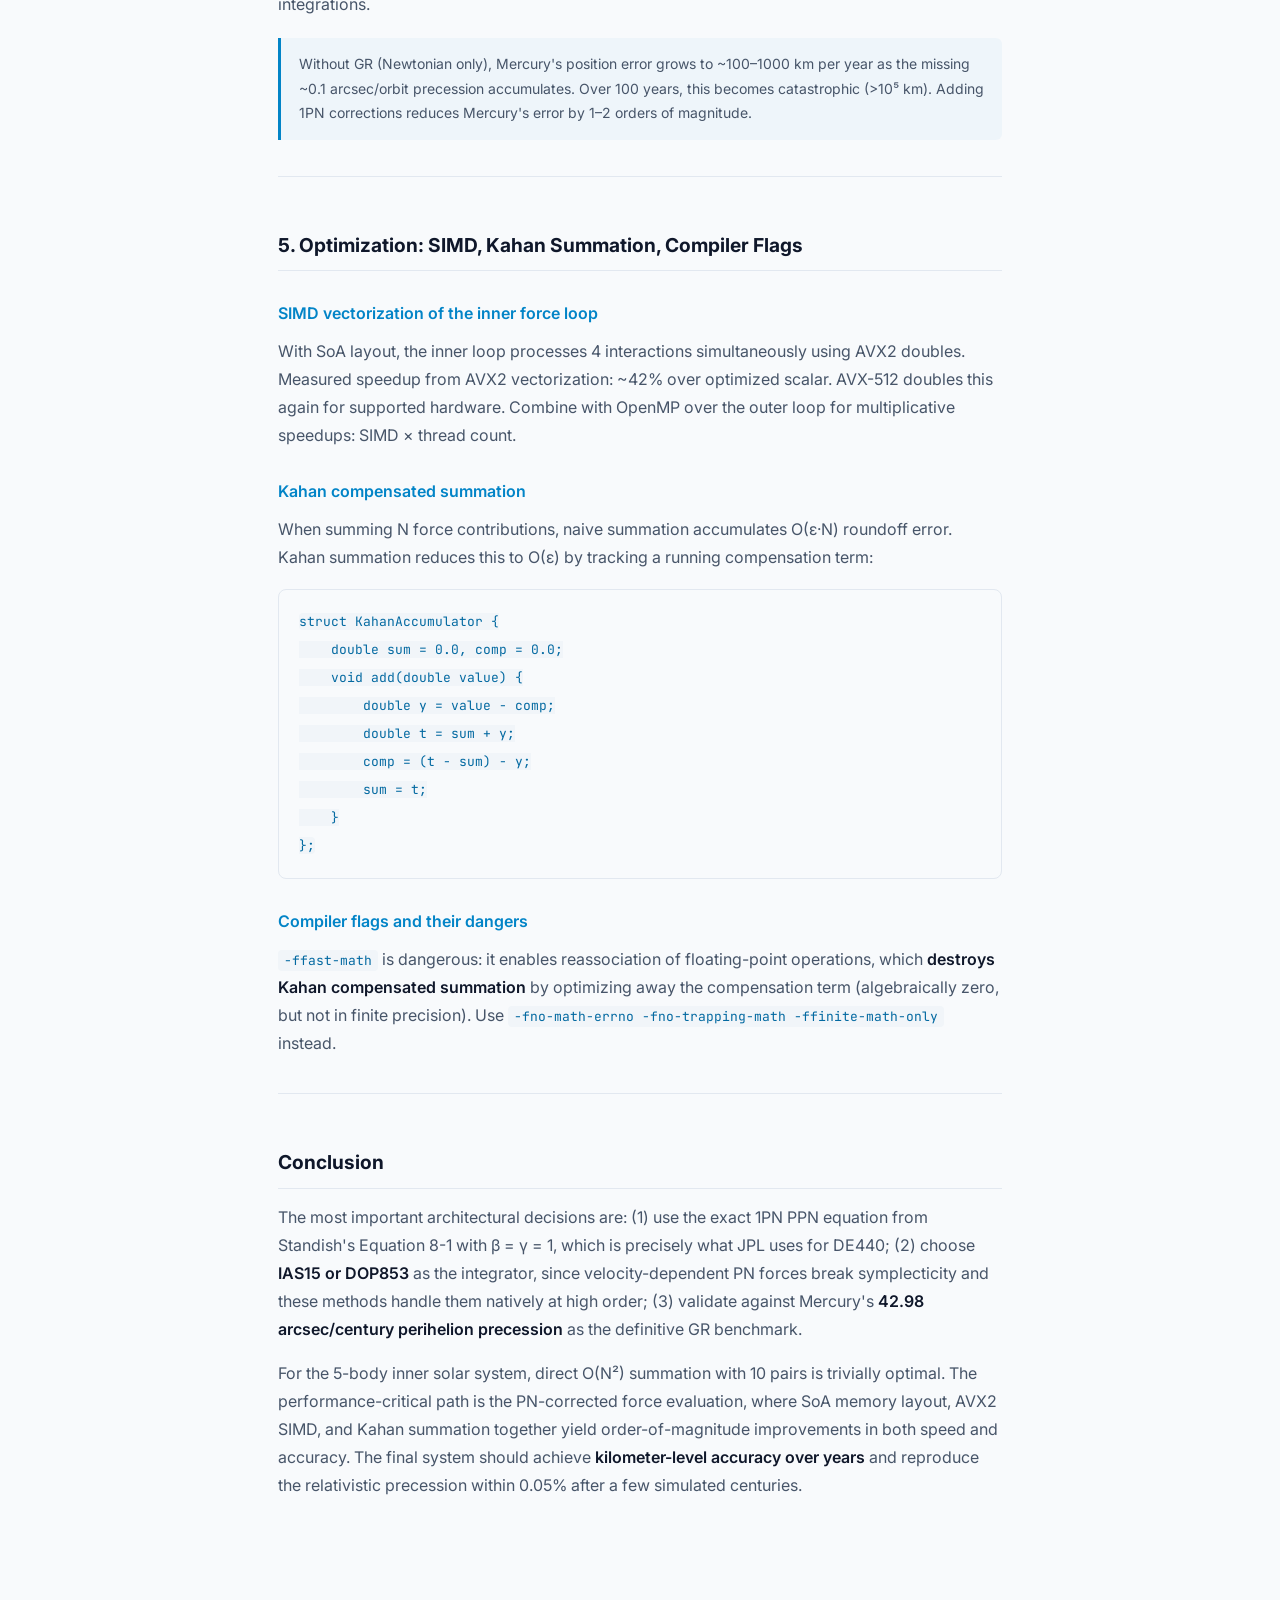
<file: docs/kinematics/index.html>
<!DOCTYPE html>
<html lang="en">
<head>
  <meta charset="UTF-8">
  <meta name="viewport" content="width=device-width, initial-scale=1.0">
  <title>Relativistic N-body | UDTE Docs</title>
  <link rel="icon" href="data:image/svg+xml,<svg xmlns='http://www.w3.org/2000/svg' viewBox='0 0 32 32'><path d='M16 7 L16 26' stroke='%2338bdf8' stroke-width='1.5'/><path d='M4 9 Q10 7 16 9 L16 26 Q10 28 4 26 Z' fill='none' stroke='%2338bdf8' stroke-width='1.5'/><path d='M28 9 Q22 7 16 9 L16 26 Q22 28 28 26 Z' fill='none' stroke='%2394a3b8' stroke-width='1.5'/></svg>">
  <style>
    @import url('https://fonts.googleapis.com/css2?family=Inter:wght@400;500;600;700&family=JetBrains+Mono:wght@400;700&display=swap');
    *, ::before, ::after { box-sizing: border-box; margin: 0; padding: 0; }
    body { background: #00000f; color: #94a3b8; font-family: 'Inter', sans-serif; font-size: 16px; line-height: 1.75; padding-top: 40px; }
    nav { position:fixed;top:0;left:0;right:0;z-index:9999;background:rgba(2,6,23,0.97);border-bottom:1px solid #0f2744;padding:0 20px;height:40px;display:flex;align-items:center;gap:32px;font-family:ui-monospace,monospace;font-size:11px;letter-spacing:.08em;overflow-x:auto; }
    nav > * { flex-shrink: 0; }
    @media (max-width: 640px) { nav { gap: 16px; padding: 0 12px; } article { padding: 60px 16px 80px; } table { display: block; overflow-x: auto; } pre { font-size: 11px; } }
    nav a { text-decoration:none; font-weight:700; color:#94a3b8; }
    nav a.active { color:#38bdf8; }
    nav .sep { color:#0f2744; }
    article { max-width: 780px; margin: 0 auto; padding: 60px 28px 100px; }
    .doc-header { margin-bottom: 48px; padding-bottom: 28px; border-bottom: 1px solid #0f2744; }
    .doc-header .label { font-family: 'JetBrains Mono', monospace; font-size: 10px; letter-spacing: .2em; color: #38bdf8; text-transform: uppercase; margin-bottom: 12px; }
    .doc-header h1 { font-size: 1.7rem; font-weight: 700; color: #f1f5f9; line-height: 1.25; }
    h2 { font-size: 1.2rem; font-weight: 700; color: #e2e8f0; margin-top: 52px; margin-bottom: 14px; padding-bottom: 8px; border-bottom: 1px solid #0f2744; }
    h3 { font-size: 1rem; font-weight: 600; color: #7dd3fc; margin-top: 28px; margin-bottom: 10px; }
    p { margin-bottom: 16px; color: #94a3b8; }
    hr { border: none; border-top: 1px solid #0f2744; margin: 36px 0; }
    strong { color: #e2e8f0; font-weight: 600; }
    em { color: #cbd5e1; }
    code { font-family: 'JetBrains Mono', monospace; font-size: 13px; background: #0a1628; color: #7dd3fc; padding: 2px 6px; border-radius: 4px; }
    pre { background: #060d1a; border: 1px solid #0f2744; border-radius: 8px; padding: 18px 20px; overflow-x: auto; margin: 18px 0 22px; }
    pre code { background: none; padding: 0; font-size: 13px; line-height: 1.6; color: #7dd3fc; }
    table { width: 100%; border-collapse: collapse; margin: 20px 0; font-size: 13px; }
    th { background: #060d1a; color: #e2e8f0; font-weight: 600; padding: 10px 14px; text-align: left; border: 1px solid #0f2744; }
    td { padding: 9px 14px; border: 1px solid #0f2744; color: #94a3b8; }
    .back { display: inline-block; font-family: 'JetBrains Mono', monospace; font-size: 11px; color: #475569; text-decoration: none; margin-bottom: 32px; letter-spacing: .06em; }
    .back:hover { color: #38bdf8; }
    .highlight { background: rgba(56,189,248,0.06); border-left: 3px solid #38bdf8; padding: 14px 18px; border-radius: 0 6px 6px 0; margin: 20px 0; }
    .highlight p { margin: 0; font-size: 14px; }
    /* ── theme system ── */
    [data-theme="light"] body { background: #f8fafc; color: #475569; }
    [data-theme="light"] nav { background: rgba(248,250,252,0.97) !important; border-bottom-color: #e2e8f0 !important; }
    [data-theme="light"] nav a { color: #475569; }
    [data-theme="light"] nav a.active { color: #0284c7; }
    [data-theme="light"] nav .sep { color: #e2e8f0; }
    [data-theme="light"] .doc-header .label { color: #0284c7; }
    [data-theme="light"] .doc-header h1 { color: #0f172a; }
    [data-theme="light"] h2 { color: #0f172a; border-bottom-color: #e2e8f0; }
    [data-theme="light"] h3 { color: #0284c7; }
    [data-theme="light"] p { color: #475569; }
    [data-theme="light"] strong { color: #0f172a; }
    [data-theme="light"] em { color: #475569; }
    [data-theme="light"] hr { border-top-color: #e2e8f0; }
    [data-theme="light"] code { background: #f1f5f9; color: #0369a1; }
    [data-theme="light"] pre { background: #f8fafc; border-color: #e2e8f0; }
    [data-theme="light"] pre code { color: #0369a1; }
    [data-theme="light"] th { background: #f1f5f9 !important; color: #0f172a; border-color: #e2e8f0 !important; }
    [data-theme="light"] td { border-color: #e2e8f0; color: #475569; }
    [data-theme="light"] .back { color: #94a3b8; }
    [data-theme="light"] .back:hover { color: #0284c7; }
    [data-theme="light"] .highlight { background: rgba(2,132,199,0.04); border-left-color: #0284c7; }
    #theme-btn { position:fixed;top:48px;right:12px;z-index:9998;width:32px;height:32px;border-radius:50%;border:1px solid rgba(255,255,255,0.1);background:rgba(2,6,23,0.8);color:#38bdf8;font-size:16px;cursor:pointer;display:flex;align-items:center;justify-content:center;backdrop-filter:blur(8px);transition:background .2s,color .2s; }
  </style>
</head>
<body data-page="doc">
<nav>
  <a href="https://quequsai.github.io/">QUSAI QURESH</a>
  <span class="sep">|</span>
  <a href="../../">UDTE</a>
  <span class="sep">|</span>
  <a href="../../sun-venus/">SUN-VENUS</a>
  <a href="../../n-body/">N-BODY</a>
  <a href="../../barnes-hut/">BARNES-HUT</a>
  <a href="../../report/">REPORT</a>
  <a href="../../docs/" class="active">DOCS</a>
</nav>
<article>
  <a class="back" href="../">&larr; DOCS</a>
  <div class="doc-header">
    <div class="label">Advanced N-body</div>
    <h1>Building an N-body Simulator with Post-Newtonian General Relativity</h1>
  </div>

  <p>A fully relativistic N-body gravitational simulator for the inner solar system requires three interlocking components: the <strong>1PN Einstein-Infeld-Hoffmann equations of motion</strong> (the same formulation JPL uses for DE440/DE441), a <strong>high-order adaptive integrator</strong> like IAS15 or DOP853 that handles velocity-dependent forces, and <strong>rigorous validation</strong> against JPL Horizons ephemeris data. The critical physics payoff is reproducing Mercury's anomalous perihelion precession of <strong>42.98 arcseconds per century</strong> — the signature confirmation of general relativity — while achieving kilometer-level positional accuracy over multi-year integrations.</p>

  <hr>

  <h2>1. The Newtonian Foundation and Post-Newtonian Corrections</h2>

  <h3>Newtonian pairwise acceleration</h3>
  <p>The starting point is the standard N-body gravitational acceleration. For body <em>i</em> in a system of N bodies:</p>
  <pre><code>r̈_i = Σ_{j≠i} μ_j · (r_j - r_i) / r_ij³</code></pre>
  <p>where <strong>μ_j = G·m_j</strong> is the gravitational parameter of body j, <strong>r_ij = |r_i − r_j|</strong> is the Euclidean distance. For the 5-body Sun-Mercury-Venus-Earth-Mars system, there are 10 unique pairwise interactions.</p>

  <h3>The 1PN equations: JPL's PPN formulation</h3>
  <p>The JPL planetary ephemerides DE440/DE441 use the <strong>parametrized post-Newtonian (PPN)</strong> form of the equations of motion. Setting β = γ = 1 (pure general relativity), the acceleration of body <em>i</em> in barycentric harmonic coordinates is:</p>
  <pre><code>r̈_i = Σ_{j≠i} (μ_j/r_ij³)(r_j − r_i) · {
    1
    − (4/c²) Σ_{k≠i} μ_k/r_ik
    − (1/c²) Σ_{k≠j} μ_k/r_jk
    + (v_i²/c²) + (2v_j²/c²)
    − (4/c²)(ṙ_i · ṙ_j)
    − (3/2c²)[(r_i − r_j)·ṙ_j / r_ij]²
    + (1/2c²)(r_j − r_i)·r̈_j^N
}
+ (1/c²) Σ_{j≠i} (μ_j/r_ij³) · [(r_i − r_j)·(4ṙ_i − 3ṙ_j)] · (ṙ_i − ṙ_j)
+ (7/2c²) Σ_{j≠i} μ_j · r̈_j^N / r_ij</code></pre>
  <p>This is Equation 8-1 from Standish &amp; Williams in the <em>Explanatory Supplement to the Astronomical Almanac</em>, the exact equation used by JPL. This 1PN formulation captures <strong>Mercury's perihelion precession</strong> (42.98 arcsec/century), de Sitter geodetic precession, and the metric structure underlying the Shapiro time delay.</p>

  <h3>GM values and physical constants</h3>
  <p><strong>GM (gravitational parameter)</strong> is known far more precisely than G or M individually. Always use GM directly, never compute G×M. Values from JPL DE440:</p>
  <table>
    <tr><th>Body</th><th>GM (km³/s²)</th></tr>
    <tr><td>Sun</td><td>132712440041.279419</td></tr>
    <tr><td>Mercury</td><td>22031.868551</td></tr>
    <tr><td>Venus</td><td>324858.592000</td></tr>
    <tr><td>Earth</td><td>398600.435507</td></tr>
    <tr><td>Mars system</td><td>42828.375816</td></tr>
  </table>
  <p>Additional constants: <strong>c = 299792.458 km/s</strong> (exact), <strong>1 AU = 149597870.700 km</strong> (IAU 2012, exact).</p>

  <hr>

  <h2>2. Numerical Integrators: From Leapfrog to IAS15</h2>

  <h3>Symplectic leapfrog</h3>
  <p>The kick-drift-kick leapfrog (Stormer-Verlet) is the workhorse 2nd-order symplectic integrator. Symplecticity means energy error oscillates but never drifts secularly — a critical advantage for long integrations. The cost is just 1 force evaluation per step.</p>
  <p><strong>The symplecticity problem with PN forces:</strong> Post-Newtonian corrections introduce velocity-dependent forces, making the Hamiltonian non-separable. Workarounds include treating PN forces as small perturbative kicks or using a non-symplectic adaptive integrator like IAS15 that handles velocity-dependent forces natively.</p>

  <h3>IAS15: the gold standard for PN-corrected N-body</h3>
  <p>The <strong>IAS15 integrator</strong> (Rein &amp; Spiegel 2015), used in the REBOUND code, is a 15th-order implicit method based on Gauss-Radau quadrature. Key advantages:</p>
  <p>Near machine-precision accuracy — with ~100 steps per orbit, truncation error per step is ~(1/100)^15 ≈ 10^-30, far below double-precision roundoff (~10^-16). Handles velocity-dependent forces natively with no separability requirement. Automatic adaptive stepping via convergence of the highest-order coefficient. Only 8 force evaluations per step with ~2 predictor-corrector iterations.</p>

  <h3>Integrator comparison</h3>
  <table>
    <tr><th>Integrator</th><th>Order</th><th>Force evals/step</th><th>Symplectic</th><th>Handles PN</th><th>Adaptive</th></tr>
    <tr><td>Leapfrog</td><td>2</td><td>1</td><td>Yes</td><td>No</td><td>No</td></tr>
    <tr><td>Yoshida 4</td><td>4</td><td>3</td><td>Yes</td><td>No</td><td>No</td></tr>
    <tr><td>RK4</td><td>4</td><td>4</td><td>No</td><td>Yes</td><td>No</td></tr>
    <tr><td>DOP853</td><td>8(5,3)</td><td>12</td><td>No</td><td>Yes</td><td>Yes</td></tr>
    <tr><td>IAS15</td><td>15</td><td>~16</td><td>No</td><td>Yes</td><td>Yes</td></tr>
  </table>

  <hr>

  <h2>3. Force Computation: Barnes-Hut and FMM</h2>

  <h3>Direct summation: optimal for N ≤ 10,000</h3>
  <p>For 5 bodies, direct O(N²) summation computes all 10 unique pairs and is trivially optimal — tree-based methods carry significant constant-factor overhead for small N.</p>

  <h3>Barnes-Hut octree for O(N log N) scaling</h3>
  <p>The Barnes-Hut algorithm hierarchically decomposes space into an octree. Each internal node stores the total mass and center of mass of all descendants. The <strong>multipole acceptance criterion</strong> (MAC): if a cell of size s is at distance d from the target body and s/d &lt; θ (typically θ = 0.5), the entire cell is treated as a single point mass.</p>
  <pre><code>function compute_force(body, node, θ):
    if node is leaf:
        if node.body == body: return 0
        return pairwise_acceleration(body, node.body)

    d = |node.center_of_mass - body.position|
    if node.size / d &lt; θ:
        return node.total_mass / d² * unit_direction  // monopole approx

    return Σ compute_force(body, child_k, θ)  // recurse into children</code></pre>

  <h3>Memory layout: Structure of Arrays</h3>
  <p><strong>Structure of Arrays (SoA)</strong> stores each attribute contiguously across all bodies. For force computation, loading <code>x[j:j+8]</code> fills one cache line with 100% useful data and enables SIMD vectorization — AVX2 processes 4 doubles simultaneously from contiguous arrays. Measured speedups from AoS to SoA: <strong>3x typical, up to 19x on Xeon Phi</strong>.</p>

  <hr>

  <h2>4. Validating Against JPL Horizons</h2>

  <h3>The validation workflow</h3>
  <p><strong>Step 1:</strong> Fetch initial conditions for all bodies at epoch t₀ from Horizons, using barycentric ICRF coordinates and TDB time scale.</p>
  <p><strong>Step 2:</strong> Integrate the system from t₀ to t₁ using your chosen integrator and force model.</p>
  <p><strong>Step 3:</strong> Fetch Horizons state vectors at regular comparison times between t₀ and t₁.</p>
  <p><strong>Step 4:</strong> Compute position error, RMS error, relative energy error, and angular momentum conservation at each comparison time.</p>
  <p><strong>Step 5:</strong> Plot error growth curves. Linear growth indicates systematic error (missing physics); quadratic growth suggests integrator drift; √t growth indicates optimal roundoff behavior.</p>

  <h3>Mercury perihelion precession as the key GR validation</h3>
  <p>To measure the GR-induced precession: detect perihelion passages by finding local minima of |r_Mercury − r_Sun|, compute the Laplace-Runge-Lenz vector at each perihelion, track the angle over time and fit a linear trend, then isolate the GR contribution by running simulations with and without 1PN corrections. The difference should yield <strong>42.98 ± ~0.05 arcsec/century</strong>.</p>
  <p>Mercury completes ~415.2 orbits per century, so the GR precession per orbit is ~0.1035 arcsec, corresponding to ~29 km of perihelion displacement per orbit — measurable even in short integrations.</p>

  <div class="highlight">
    <p>Without GR (Newtonian only), Mercury's position error grows to ~100–1000 km per year as the missing ~0.1 arcsec/orbit precession accumulates. Over 100 years, this becomes catastrophic (&gt;10⁵ km). Adding 1PN corrections reduces Mercury's error by 1–2 orders of magnitude.</p>
  </div>

  <hr>

  <h2>5. Optimization: SIMD, Kahan Summation, Compiler Flags</h2>

  <h3>SIMD vectorization of the inner force loop</h3>
  <p>With SoA layout, the inner loop processes 4 interactions simultaneously using AVX2 doubles. Measured speedup from AVX2 vectorization: ~42% over optimized scalar. AVX-512 doubles this again for supported hardware. Combine with OpenMP over the outer loop for multiplicative speedups: SIMD × thread count.</p>

  <h3>Kahan compensated summation</h3>
  <p>When summing N force contributions, naive summation accumulates O(ε·N) roundoff error. Kahan summation reduces this to O(ε) by tracking a running compensation term:</p>
  <pre><code>struct KahanAccumulator {
    double sum = 0.0, comp = 0.0;
    void add(double value) {
        double y = value - comp;
        double t = sum + y;
        comp = (t - sum) - y;
        sum = t;
    }
};</code></pre>

  <h3>Compiler flags and their dangers</h3>
  <p><code>-ffast-math</code> is dangerous: it enables reassociation of floating-point operations, which <strong>destroys Kahan compensated summation</strong> by optimizing away the compensation term (algebraically zero, but not in finite precision). Use <code>-fno-math-errno -fno-trapping-math -ffinite-math-only</code> instead.</p>

  <hr>

  <h2>Conclusion</h2>
  <p>The most important architectural decisions are: (1) use the exact 1PN PPN equation from Standish's Equation 8-1 with β = γ = 1, which is precisely what JPL uses for DE440; (2) choose <strong>IAS15 or DOP853</strong> as the integrator, since velocity-dependent PN forces break symplecticity and these methods handle them natively at high order; (3) validate against Mercury's <strong>42.98 arcsec/century perihelion precession</strong> as the definitive GR benchmark.</p>
  <p>For the 5-body inner solar system, direct O(N²) summation with 10 pairs is trivially optimal. The performance-critical path is the PN-corrected force evaluation, where SoA memory layout, AVX2 SIMD, and Kahan summation together yield order-of-magnitude improvements in both speed and accuracy. The final system should achieve <strong>kilometer-level accuracy over years</strong> and reproduce the relativistic precession within 0.05% after a few simulated centuries.</p>

</article>
<button id="theme-btn" title="Toggle light/dark">◐</button>
<script>
  (function(){
    const root = document.documentElement;
    const btn = document.getElementById('theme-btn');
    const saved = localStorage.getItem('theme-udte');
    const systemLight = window.matchMedia('(prefers-color-scheme: light)').matches;
    const apply = (light) => {
      root.setAttribute('data-theme', light ? 'light' : 'dark');
      btn.textContent = light ? '◑' : '◐';
      btn.style.background = light ? 'rgba(248,250,252,0.9)' : 'rgba(2,6,23,0.8)';
      btn.style.color = light ? '#0284c7' : '#38bdf8';
      btn.style.borderColor = light ? '#e2e8f0' : 'rgba(255,255,255,0.1)';
      localStorage.setItem('theme-udte', light ? 'light' : 'dark');
    };
    apply(saved ? saved === 'light' : systemLight);
    btn.addEventListener('click', () => apply(root.getAttribute('data-theme') !== 'light'));
  })();
</script>
<script src="../../transitions.js"></script>
</body>
</html>
</file>
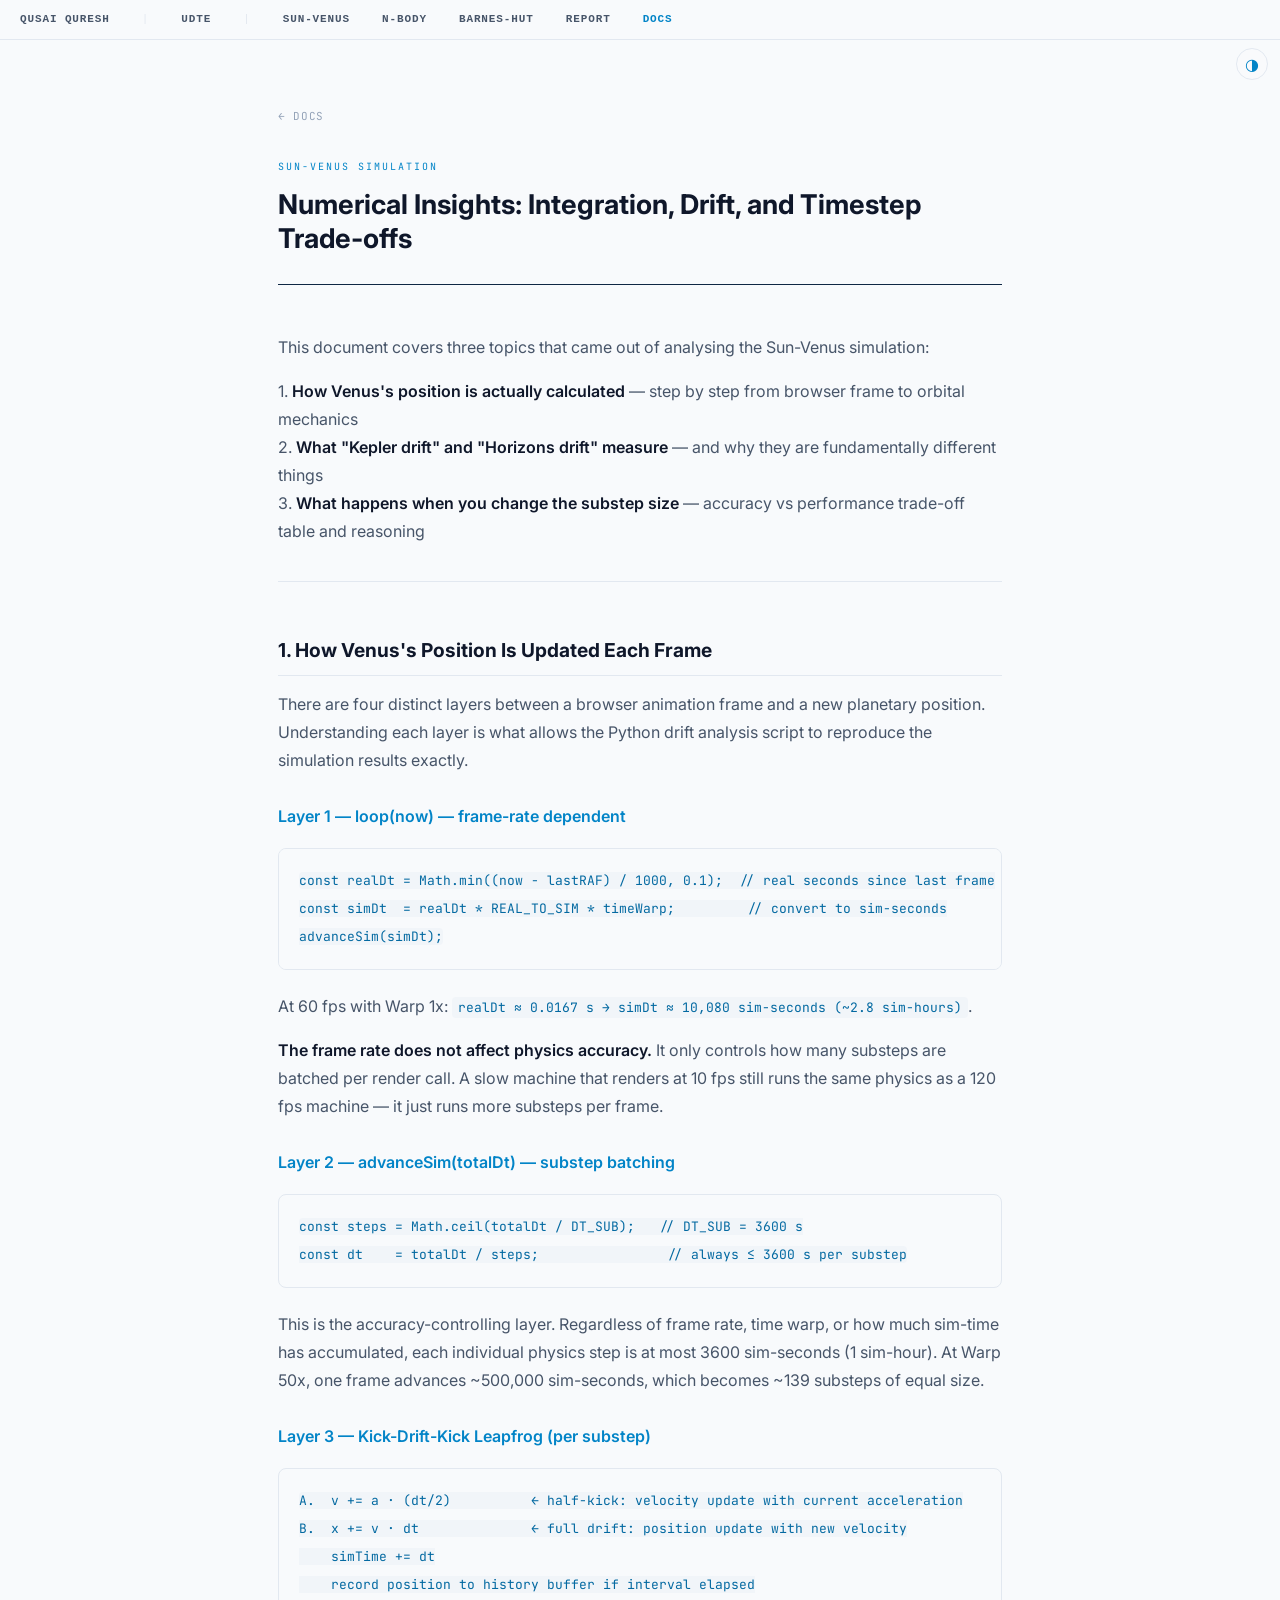
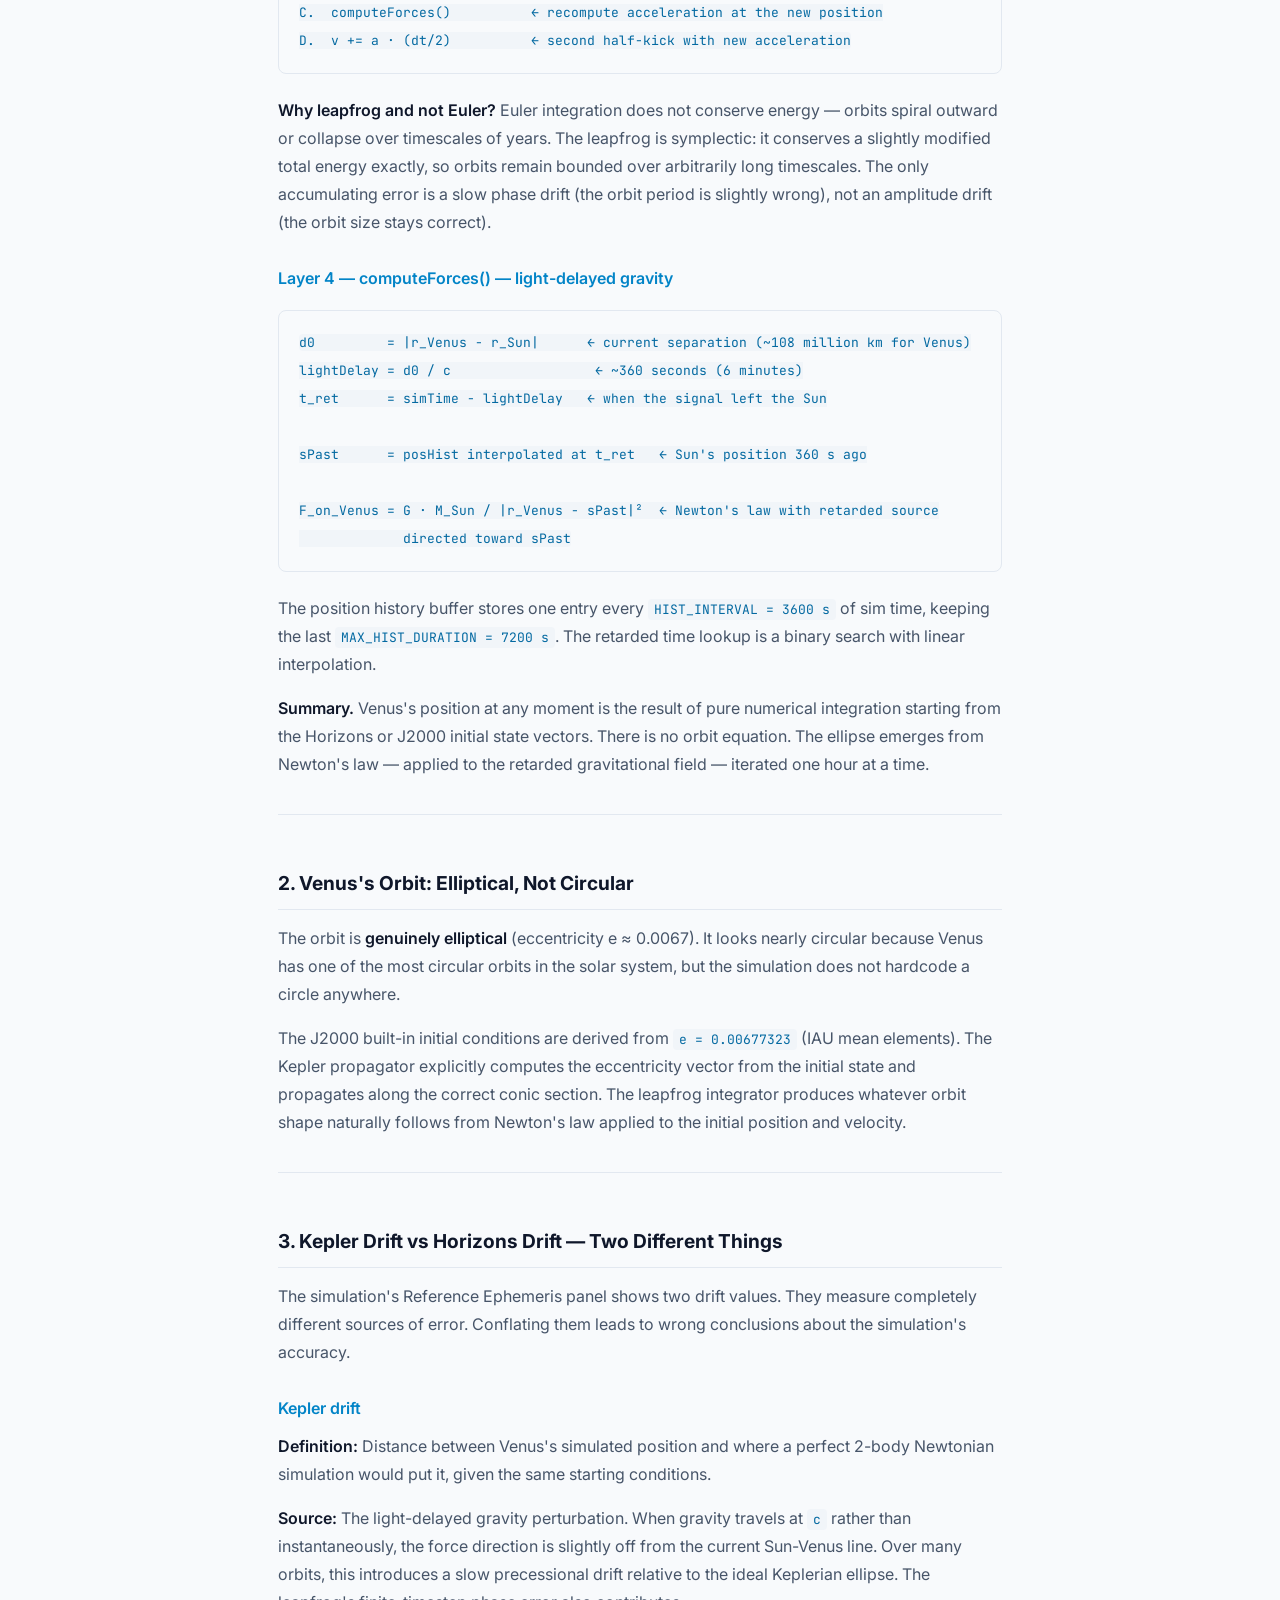
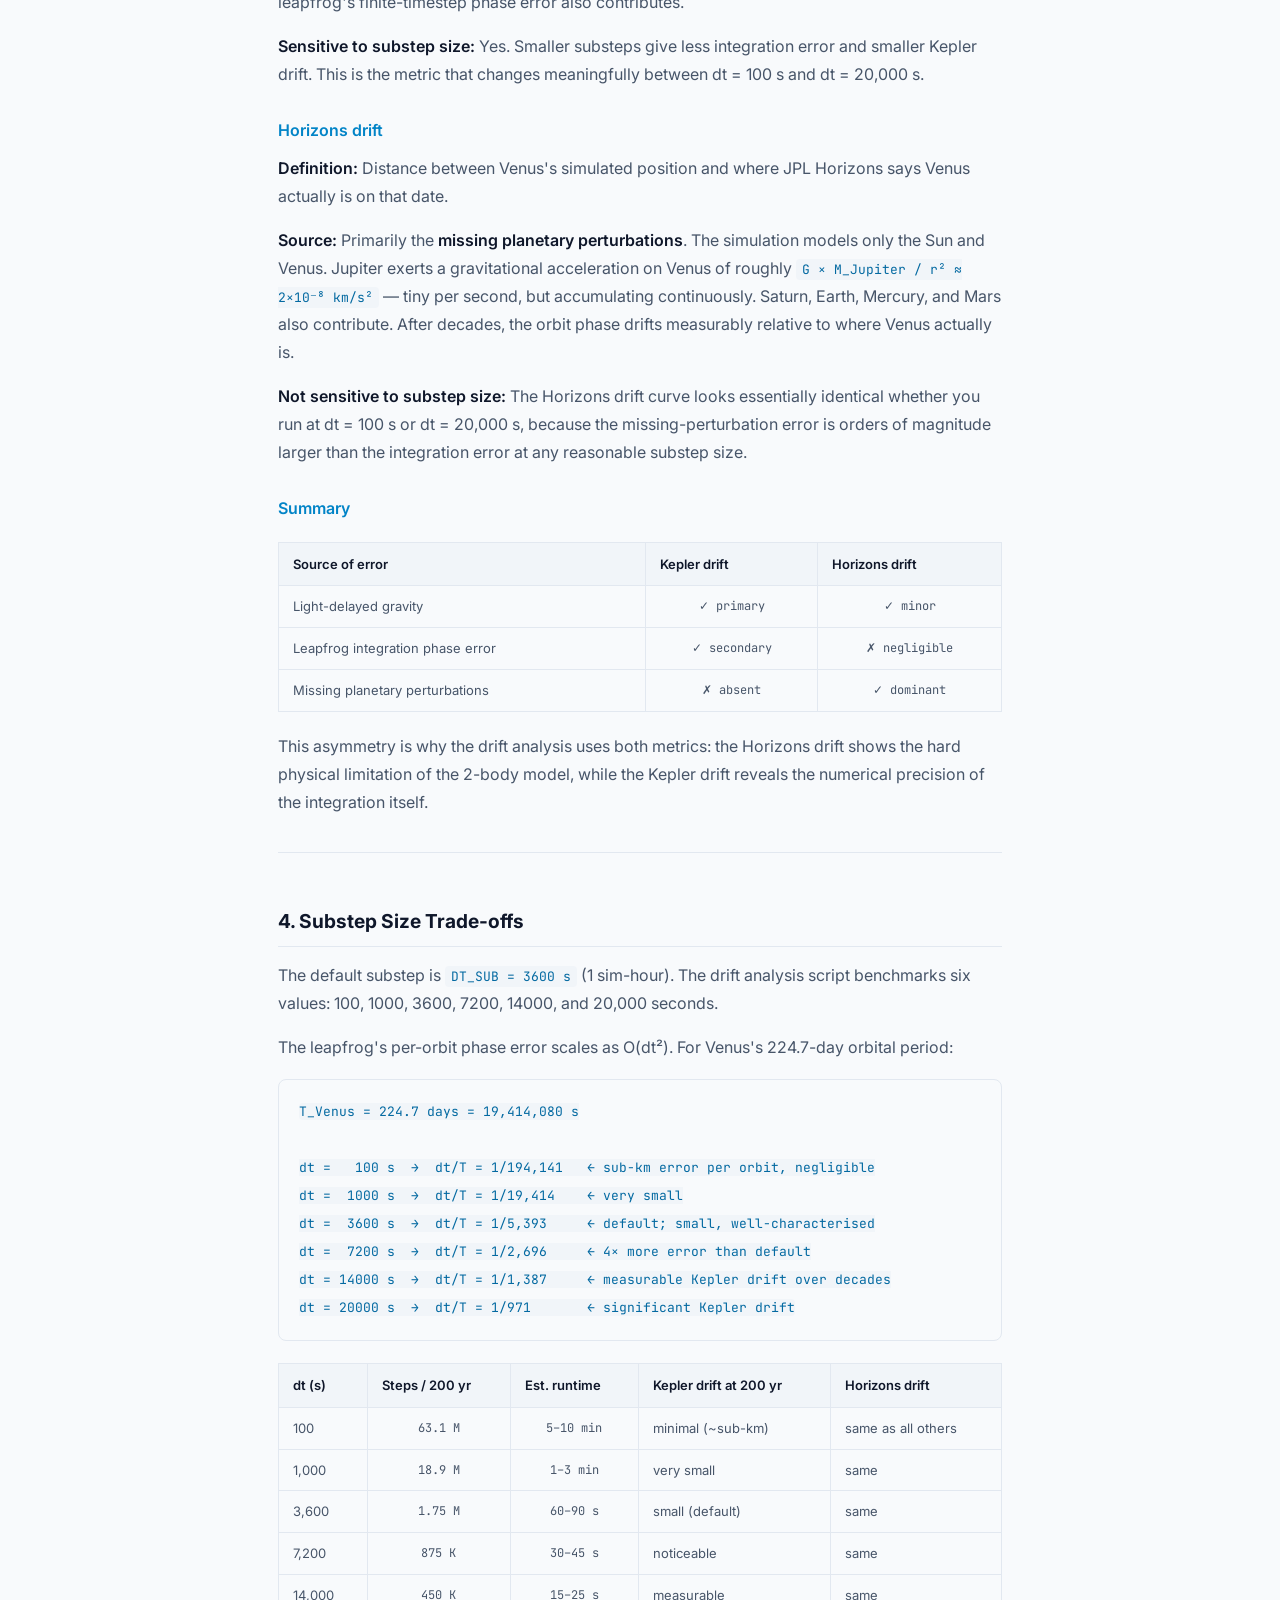
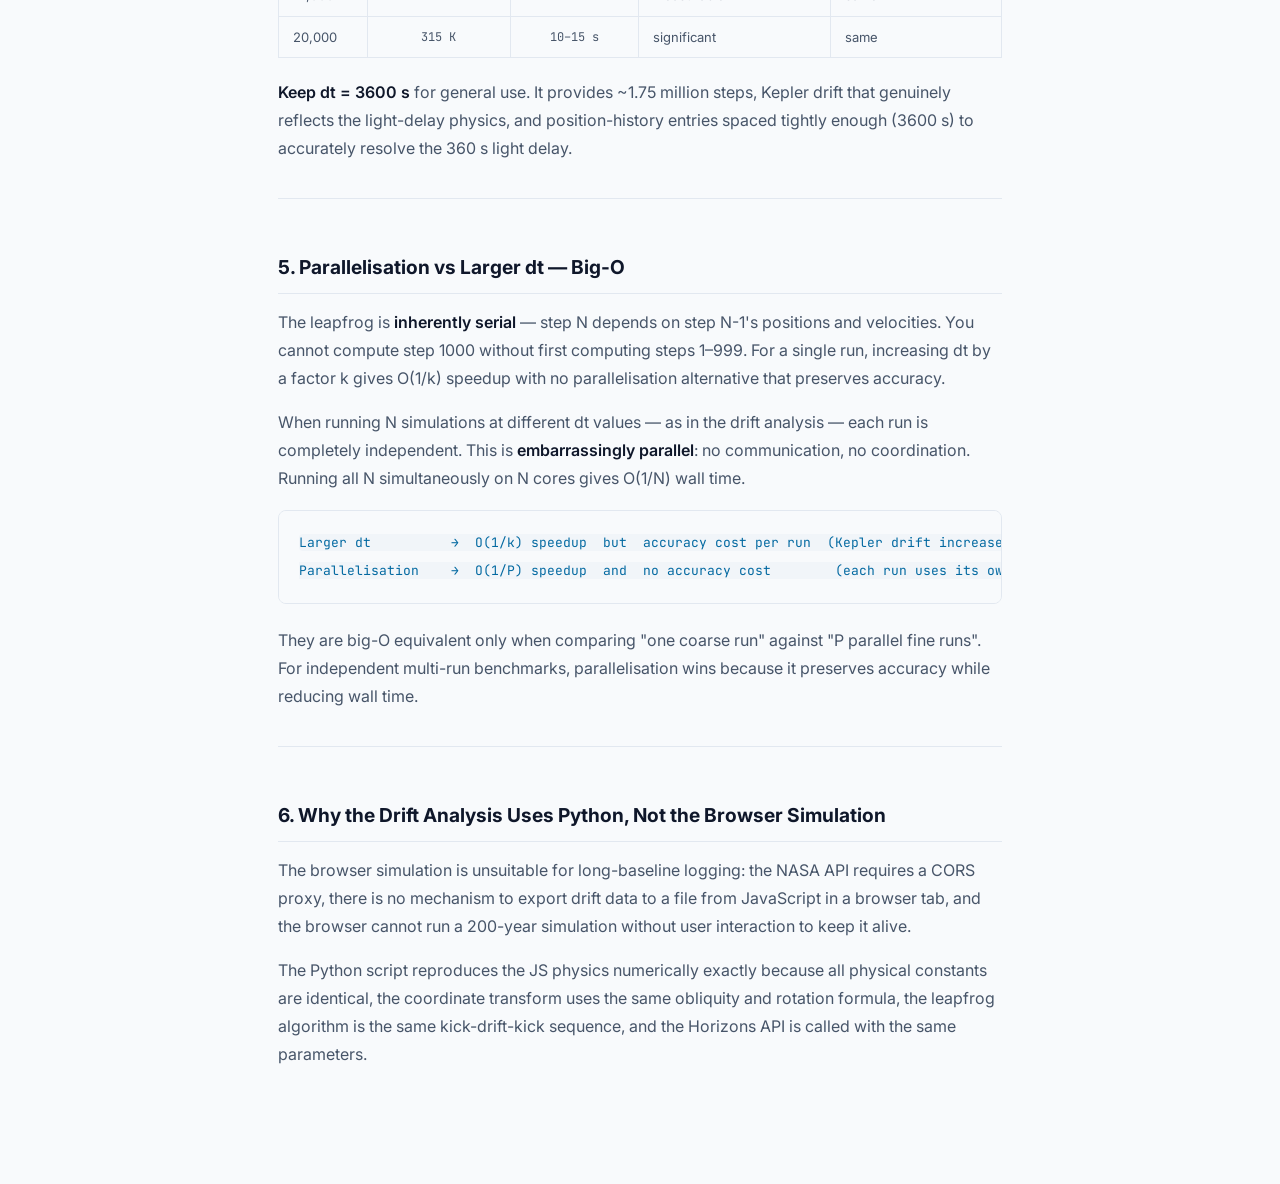
<file: docs/numerical-insights/index.html>
<!DOCTYPE html>
<html lang="en">
<head>
  <meta charset="UTF-8">
  <meta name="viewport" content="width=device-width, initial-scale=1.0">
  <title>Numerical Insights | UDTE Docs</title>
  <link rel="icon" href="data:image/svg+xml,<svg xmlns='http://www.w3.org/2000/svg' viewBox='0 0 32 32'><path d='M16 7 L16 26' stroke='%2338bdf8' stroke-width='1.5'/><path d='M4 9 Q10 7 16 9 L16 26 Q10 28 4 26 Z' fill='none' stroke='%2338bdf8' stroke-width='1.5'/><path d='M28 9 Q22 7 16 9 L16 26 Q22 28 28 26 Z' fill='none' stroke='%2394a3b8' stroke-width='1.5'/></svg>">
  <style>
    @import url('https://fonts.googleapis.com/css2?family=Inter:wght@400;500;600;700&family=JetBrains+Mono:wght@400;700&display=swap');
    *, ::before, ::after { box-sizing: border-box; margin: 0; padding: 0; }
    body { background: #00000f; color: #94a3b8; font-family: 'Inter', sans-serif; font-size: 16px; line-height: 1.75; padding-top: 40px; }
    nav { position:fixed;top:0;left:0;right:0;z-index:9999;background:rgba(2,6,23,0.97);border-bottom:1px solid #0f2744;padding:0 20px;height:40px;display:flex;align-items:center;gap:32px;font-family:ui-monospace,monospace;font-size:11px;letter-spacing:.08em;overflow-x:auto; }
    nav > * { flex-shrink: 0; }
    @media (max-width: 640px) { nav { gap: 16px; padding: 0 12px; } article { padding: 60px 16px 80px; } table { display: block; overflow-x: auto; } pre { font-size: 11px; } }
    nav a { text-decoration:none; font-weight:700; color:#94a3b8; }
    nav a.active { color:#38bdf8; }
    nav .sep { color:#0f2744; }
    article { max-width: 780px; margin: 0 auto; padding: 60px 28px 100px; }
    .doc-header { margin-bottom: 48px; padding-bottom: 28px; border-bottom: 1px solid #0f2744; }
    .doc-header .label { font-family: 'JetBrains Mono', monospace; font-size: 10px; letter-spacing: .2em; color: #38bdf8; text-transform: uppercase; margin-bottom: 12px; }
    .doc-header h1 { font-size: 1.7rem; font-weight: 700; color: #f1f5f9; line-height: 1.25; }
    h2 { font-size: 1.2rem; font-weight: 700; color: #e2e8f0; margin-top: 52px; margin-bottom: 14px; padding-bottom: 8px; border-bottom: 1px solid #0f2744; }
    h3 { font-size: 1rem; font-weight: 600; color: #7dd3fc; margin-top: 28px; margin-bottom: 10px; }
    p { margin-bottom: 16px; color: #94a3b8; }
    hr { border: none; border-top: 1px solid #0f2744; margin: 36px 0; }
    strong { color: #e2e8f0; font-weight: 600; }
    code { font-family: 'JetBrains Mono', monospace; font-size: 13px; background: #0a1628; color: #7dd3fc; padding: 2px 6px; border-radius: 4px; }
    pre { background: #060d1a; border: 1px solid #0f2744; border-radius: 8px; padding: 18px 20px; overflow-x: auto; margin: 18px 0 22px; }
    pre code { background: none; padding: 0; font-size: 13px; line-height: 1.6; color: #7dd3fc; }
    table { width: 100%; border-collapse: collapse; margin: 20px 0; font-size: 13px; }
    th { background: #060d1a; color: #e2e8f0; font-weight: 600; padding: 10px 14px; text-align: left; border: 1px solid #0f2744; }
    td { padding: 9px 14px; border: 1px solid #0f2744; color: #94a3b8; }
    td:nth-child(2), td:nth-child(3) { text-align: center; font-family: 'JetBrains Mono', monospace; font-size: 12px; }
    .back { display: inline-block; font-family: 'JetBrains Mono', monospace; font-size: 11px; color: #475569; text-decoration: none; margin-bottom: 32px; letter-spacing: .06em; }
    .back:hover { color: #38bdf8; }
    /* ── theme system ── */
    [data-theme="light"] body { background: #f8fafc; color: #475569; }
    [data-theme="light"] nav { background: rgba(248,250,252,0.97) !important; border-bottom-color: #e2e8f0 !important; }
    [data-theme="light"] nav a { color: #475569; }
    [data-theme="light"] nav a.active { color: #0284c7; }
    [data-theme="light"] nav .sep { color: #e2e8f0; }
    [data-theme="light"] .doc-header .label { color: #0284c7; }
    [data-theme="light"] .doc-header h1 { color: #0f172a; }
    [data-theme="light"] h2 { color: #0f172a; border-bottom-color: #e2e8f0; }
    [data-theme="light"] h3 { color: #0284c7; }
    [data-theme="light"] p { color: #475569; }
    [data-theme="light"] strong { color: #0f172a; }
    [data-theme="light"] hr { border-top-color: #e2e8f0; }
    [data-theme="light"] code { background: #f1f5f9; color: #0369a1; }
    [data-theme="light"] pre { background: #f8fafc; border-color: #e2e8f0; }
    [data-theme="light"] pre code { color: #0369a1; }
    [data-theme="light"] th { background: #f1f5f9 !important; color: #0f172a; border-color: #e2e8f0 !important; }
    [data-theme="light"] td { border-color: #e2e8f0; color: #475569; }
    [data-theme="light"] .back { color: #94a3b8; }
    [data-theme="light"] .back:hover { color: #0284c7; }
    #theme-btn { position:fixed;top:48px;right:12px;z-index:9998;width:32px;height:32px;border-radius:50%;border:1px solid rgba(255,255,255,0.1);background:rgba(2,6,23,0.8);color:#38bdf8;font-size:16px;cursor:pointer;display:flex;align-items:center;justify-content:center;backdrop-filter:blur(8px);transition:background .2s,color .2s; }
  </style>
</head>
<body data-page="doc">
<nav>
  <a href="https://quequsai.github.io/">QUSAI QURESH</a>
  <span class="sep">|</span>
  <a href="../../">UDTE</a>
  <span class="sep">|</span>
  <a href="../../sun-venus/">SUN-VENUS</a>
  <a href="../../n-body/">N-BODY</a>
  <a href="../../barnes-hut/">BARNES-HUT</a>
  <a href="../../report/">REPORT</a>
  <a href="../../docs/" class="active">DOCS</a>
</nav>
<article>
  <a class="back" href="../">&larr; DOCS</a>
  <div class="doc-header">
    <div class="label">Sun-Venus Simulation</div>
    <h1>Numerical Insights: Integration, Drift, and Timestep Trade-offs</h1>
  </div>

  <p>This document covers three topics that came out of analysing the Sun-Venus simulation:</p>
  <p>1. <strong>How Venus's position is actually calculated</strong> — step by step from browser frame to orbital mechanics<br>
  2. <strong>What "Kepler drift" and "Horizons drift" measure</strong> — and why they are fundamentally different things<br>
  3. <strong>What happens when you change the substep size</strong> — accuracy vs performance trade-off table and reasoning</p>

  <hr>

  <h2>1. How Venus's Position Is Updated Each Frame</h2>
  <p>There are four distinct layers between a browser animation frame and a new planetary position. Understanding each layer is what allows the Python drift analysis script to reproduce the simulation results exactly.</p>

  <h3>Layer 1 — loop(now) — frame-rate dependent</h3>
  <pre><code>const realDt = Math.min((now - lastRAF) / 1000, 0.1);  // real seconds since last frame
const simDt  = realDt * REAL_TO_SIM * timeWarp;         // convert to sim-seconds
advanceSim(simDt);</code></pre>
  <p>At 60 fps with Warp 1x: <code>realDt ≈ 0.0167 s → simDt ≈ 10,080 sim-seconds (~2.8 sim-hours)</code>.</p>
  <p><strong>The frame rate does not affect physics accuracy.</strong> It only controls how many substeps are batched per render call. A slow machine that renders at 10 fps still runs the same physics as a 120 fps machine — it just runs more substeps per frame.</p>

  <h3>Layer 2 — advanceSim(totalDt) — substep batching</h3>
  <pre><code>const steps = Math.ceil(totalDt / DT_SUB);   // DT_SUB = 3600 s
const dt    = totalDt / steps;                // always ≤ 3600 s per substep</code></pre>
  <p>This is the accuracy-controlling layer. Regardless of frame rate, time warp, or how much sim-time has accumulated, each individual physics step is at most 3600 sim-seconds (1 sim-hour). At Warp 50x, one frame advances ~500,000 sim-seconds, which becomes ~139 substeps of equal size.</p>

  <h3>Layer 3 — Kick-Drift-Kick Leapfrog (per substep)</h3>
  <pre><code>A.  v += a · (dt/2)          ← half-kick: velocity update with current acceleration
B.  x += v · dt              ← full drift: position update with new velocity
    simTime += dt
    record position to history buffer if interval elapsed
C.  computeForces()          ← recompute acceleration at the new position
D.  v += a · (dt/2)          ← second half-kick with new acceleration</code></pre>
  <p><strong>Why leapfrog and not Euler?</strong> Euler integration does not conserve energy — orbits spiral outward or collapse over timescales of years. The leapfrog is symplectic: it conserves a slightly modified total energy exactly, so orbits remain bounded over arbitrarily long timescales. The only accumulating error is a slow phase drift (the orbit period is slightly wrong), not an amplitude drift (the orbit size stays correct).</p>

  <h3>Layer 4 — computeForces() — light-delayed gravity</h3>
  <pre><code>d0         = |r_Venus − r_Sun|      ← current separation (~108 million km for Venus)
lightDelay = d0 / c                  ← ~360 seconds (6 minutes)
t_ret      = simTime − lightDelay   ← when the signal left the Sun

sPast      = posHist interpolated at t_ret   ← Sun's position 360 s ago

F_on_Venus = G · M_Sun / |r_Venus − sPast|²  ← Newton's law with retarded source
             directed toward sPast</code></pre>
  <p>The position history buffer stores one entry every <code>HIST_INTERVAL = 3600 s</code> of sim time, keeping the last <code>MAX_HIST_DURATION = 7200 s</code>. The retarded time lookup is a binary search with linear interpolation.</p>
  <p><strong>Summary.</strong> Venus's position at any moment is the result of pure numerical integration starting from the Horizons or J2000 initial state vectors. There is no orbit equation. The ellipse emerges from Newton's law — applied to the retarded gravitational field — iterated one hour at a time.</p>

  <hr>

  <h2>2. Venus's Orbit: Elliptical, Not Circular</h2>
  <p>The orbit is <strong>genuinely elliptical</strong> (eccentricity e ≈ 0.0067). It looks nearly circular because Venus has one of the most circular orbits in the solar system, but the simulation does not hardcode a circle anywhere.</p>
  <p>The J2000 built-in initial conditions are derived from <code>e = 0.00677323</code> (IAU mean elements). The Kepler propagator explicitly computes the eccentricity vector from the initial state and propagates along the correct conic section. The leapfrog integrator produces whatever orbit shape naturally follows from Newton's law applied to the initial position and velocity.</p>

  <hr>

  <h2>3. Kepler Drift vs Horizons Drift — Two Different Things</h2>
  <p>The simulation's Reference Ephemeris panel shows two drift values. They measure completely different sources of error. Conflating them leads to wrong conclusions about the simulation's accuracy.</p>

  <h3>Kepler drift</h3>
  <p><strong>Definition:</strong> Distance between Venus's simulated position and where a perfect 2-body Newtonian simulation would put it, given the same starting conditions.</p>
  <p><strong>Source:</strong> The light-delayed gravity perturbation. When gravity travels at <code>c</code> rather than instantaneously, the force direction is slightly off from the current Sun-Venus line. Over many orbits, this introduces a slow precessional drift relative to the ideal Keplerian ellipse. The leapfrog's finite-timestep phase error also contributes.</p>
  <p><strong>Sensitive to substep size:</strong> Yes. Smaller substeps give less integration error and smaller Kepler drift. This is the metric that changes meaningfully between dt = 100 s and dt = 20,000 s.</p>

  <h3>Horizons drift</h3>
  <p><strong>Definition:</strong> Distance between Venus's simulated position and where JPL Horizons says Venus actually is on that date.</p>
  <p><strong>Source:</strong> Primarily the <strong>missing planetary perturbations</strong>. The simulation models only the Sun and Venus. Jupiter exerts a gravitational acceleration on Venus of roughly <code>G × M_Jupiter / r² ≈ 2×10⁻⁸ km/s²</code> — tiny per second, but accumulating continuously. Saturn, Earth, Mercury, and Mars also contribute. After decades, the orbit phase drifts measurably relative to where Venus actually is.</p>
  <p><strong>Not sensitive to substep size:</strong> The Horizons drift curve looks essentially identical whether you run at dt = 100 s or dt = 20,000 s, because the missing-perturbation error is orders of magnitude larger than the integration error at any reasonable substep size.</p>

  <h3>Summary</h3>
  <table>
    <tr><th>Source of error</th><th>Kepler drift</th><th>Horizons drift</th></tr>
    <tr><td>Light-delayed gravity</td><td>✓ primary</td><td>✓ minor</td></tr>
    <tr><td>Leapfrog integration phase error</td><td>✓ secondary</td><td>✗ negligible</td></tr>
    <tr><td>Missing planetary perturbations</td><td>✗ absent</td><td>✓ dominant</td></tr>
  </table>
  <p>This asymmetry is why the drift analysis uses both metrics: the Horizons drift shows the hard physical limitation of the 2-body model, while the Kepler drift reveals the numerical precision of the integration itself.</p>

  <hr>

  <h2>4. Substep Size Trade-offs</h2>
  <p>The default substep is <code>DT_SUB = 3600 s</code> (1 sim-hour). The drift analysis script benchmarks six values: 100, 1000, 3600, 7200, 14000, and 20,000 seconds.</p>
  <p>The leapfrog's per-orbit phase error scales as O(dt²). For Venus's 224.7-day orbital period:</p>
  <pre><code>T_Venus = 224.7 days = 19,414,080 s

dt =   100 s  →  dt/T = 1/194,141   ← sub-km error per orbit, negligible
dt =  1000 s  →  dt/T = 1/19,414    ← very small
dt =  3600 s  →  dt/T = 1/5,393     ← default; small, well-characterised
dt =  7200 s  →  dt/T = 1/2,696     ← 4× more error than default
dt = 14000 s  →  dt/T = 1/1,387     ← measurable Kepler drift over decades
dt = 20000 s  →  dt/T = 1/971       ← significant Kepler drift</code></pre>

  <table>
    <tr><th>dt (s)</th><th>Steps / 200 yr</th><th>Est. runtime</th><th>Kepler drift at 200 yr</th><th>Horizons drift</th></tr>
    <tr><td>100</td><td>63.1 M</td><td>5–10 min</td><td>minimal (~sub-km)</td><td>same as all others</td></tr>
    <tr><td>1,000</td><td>18.9 M</td><td>1–3 min</td><td>very small</td><td>same</td></tr>
    <tr><td>3,600</td><td>1.75 M</td><td>60–90 s</td><td>small (default)</td><td>same</td></tr>
    <tr><td>7,200</td><td>875 K</td><td>30–45 s</td><td>noticeable</td><td>same</td></tr>
    <tr><td>14,000</td><td>450 K</td><td>15–25 s</td><td>measurable</td><td>same</td></tr>
    <tr><td>20,000</td><td>315 K</td><td>10–15 s</td><td>significant</td><td>same</td></tr>
  </table>
  <p><strong>Keep dt = 3600 s</strong> for general use. It provides ~1.75 million steps, Kepler drift that genuinely reflects the light-delay physics, and position-history entries spaced tightly enough (3600 s) to accurately resolve the 360 s light delay.</p>

  <hr>

  <h2>5. Parallelisation vs Larger dt — Big-O</h2>
  <p>The leapfrog is <strong>inherently serial</strong> — step N depends on step N-1's positions and velocities. You cannot compute step 1000 without first computing steps 1–999. For a single run, increasing dt by a factor k gives O(1/k) speedup with no parallelisation alternative that preserves accuracy.</p>
  <p>When running N simulations at different dt values — as in the drift analysis — each run is completely independent. This is <strong>embarrassingly parallel</strong>: no communication, no coordination. Running all N simultaneously on N cores gives O(1/N) wall time.</p>
  <pre><code>Larger dt          →  O(1/k) speedup  but  accuracy cost per run  (Kepler drift increases)
Parallelisation    →  O(1/P) speedup  and  no accuracy cost        (each run uses its own dt)</code></pre>
  <p>They are big-O equivalent only when comparing "one coarse run" against "P parallel fine runs". For independent multi-run benchmarks, parallelisation wins because it preserves accuracy while reducing wall time.</p>

  <hr>

  <h2>6. Why the Drift Analysis Uses Python, Not the Browser Simulation</h2>
  <p>The browser simulation is unsuitable for long-baseline logging: the NASA API requires a CORS proxy, there is no mechanism to export drift data to a file from JavaScript in a browser tab, and the browser cannot run a 200-year simulation without user interaction to keep it alive.</p>
  <p>The Python script reproduces the JS physics numerically exactly because all physical constants are identical, the coordinate transform uses the same obliquity and rotation formula, the leapfrog algorithm is the same kick-drift-kick sequence, and the Horizons API is called with the same parameters.</p>

</article>
<button id="theme-btn" title="Toggle light/dark">◐</button>
<script>
  (function(){
    const root = document.documentElement;
    const btn = document.getElementById('theme-btn');
    const saved = localStorage.getItem('theme-udte');
    const systemLight = window.matchMedia('(prefers-color-scheme: light)').matches;
    const apply = (light) => {
      root.setAttribute('data-theme', light ? 'light' : 'dark');
      btn.textContent = light ? '◑' : '◐';
      btn.style.background = light ? 'rgba(248,250,252,0.9)' : 'rgba(2,6,23,0.8)';
      btn.style.color = light ? '#0284c7' : '#38bdf8';
      btn.style.borderColor = light ? '#e2e8f0' : 'rgba(255,255,255,0.1)';
      localStorage.setItem('theme-udte', light ? 'light' : 'dark');
    };
    apply(saved ? saved === 'light' : systemLight);
    btn.addEventListener('click', () => apply(root.getAttribute('data-theme') !== 'light'));
  })();
</script>
<script src="../../transitions.js"></script>
</body>
</html>
</file>
